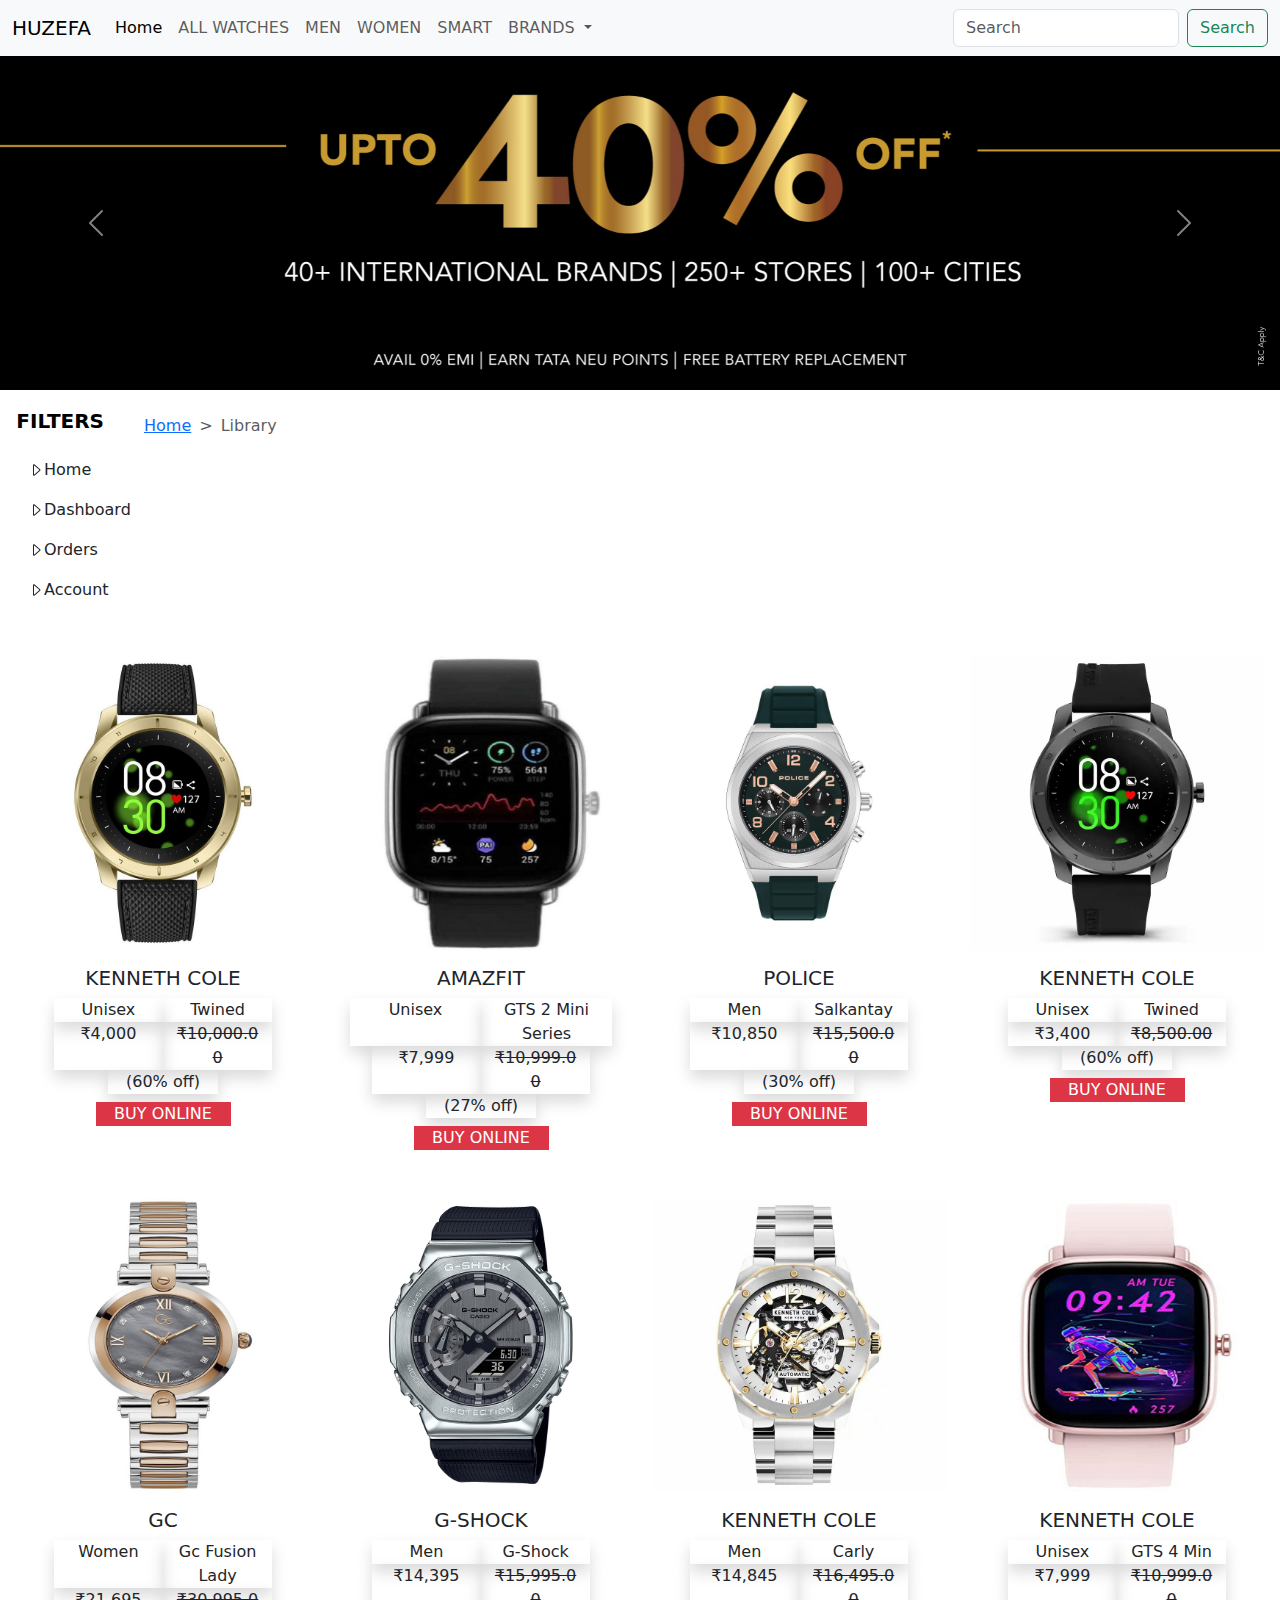
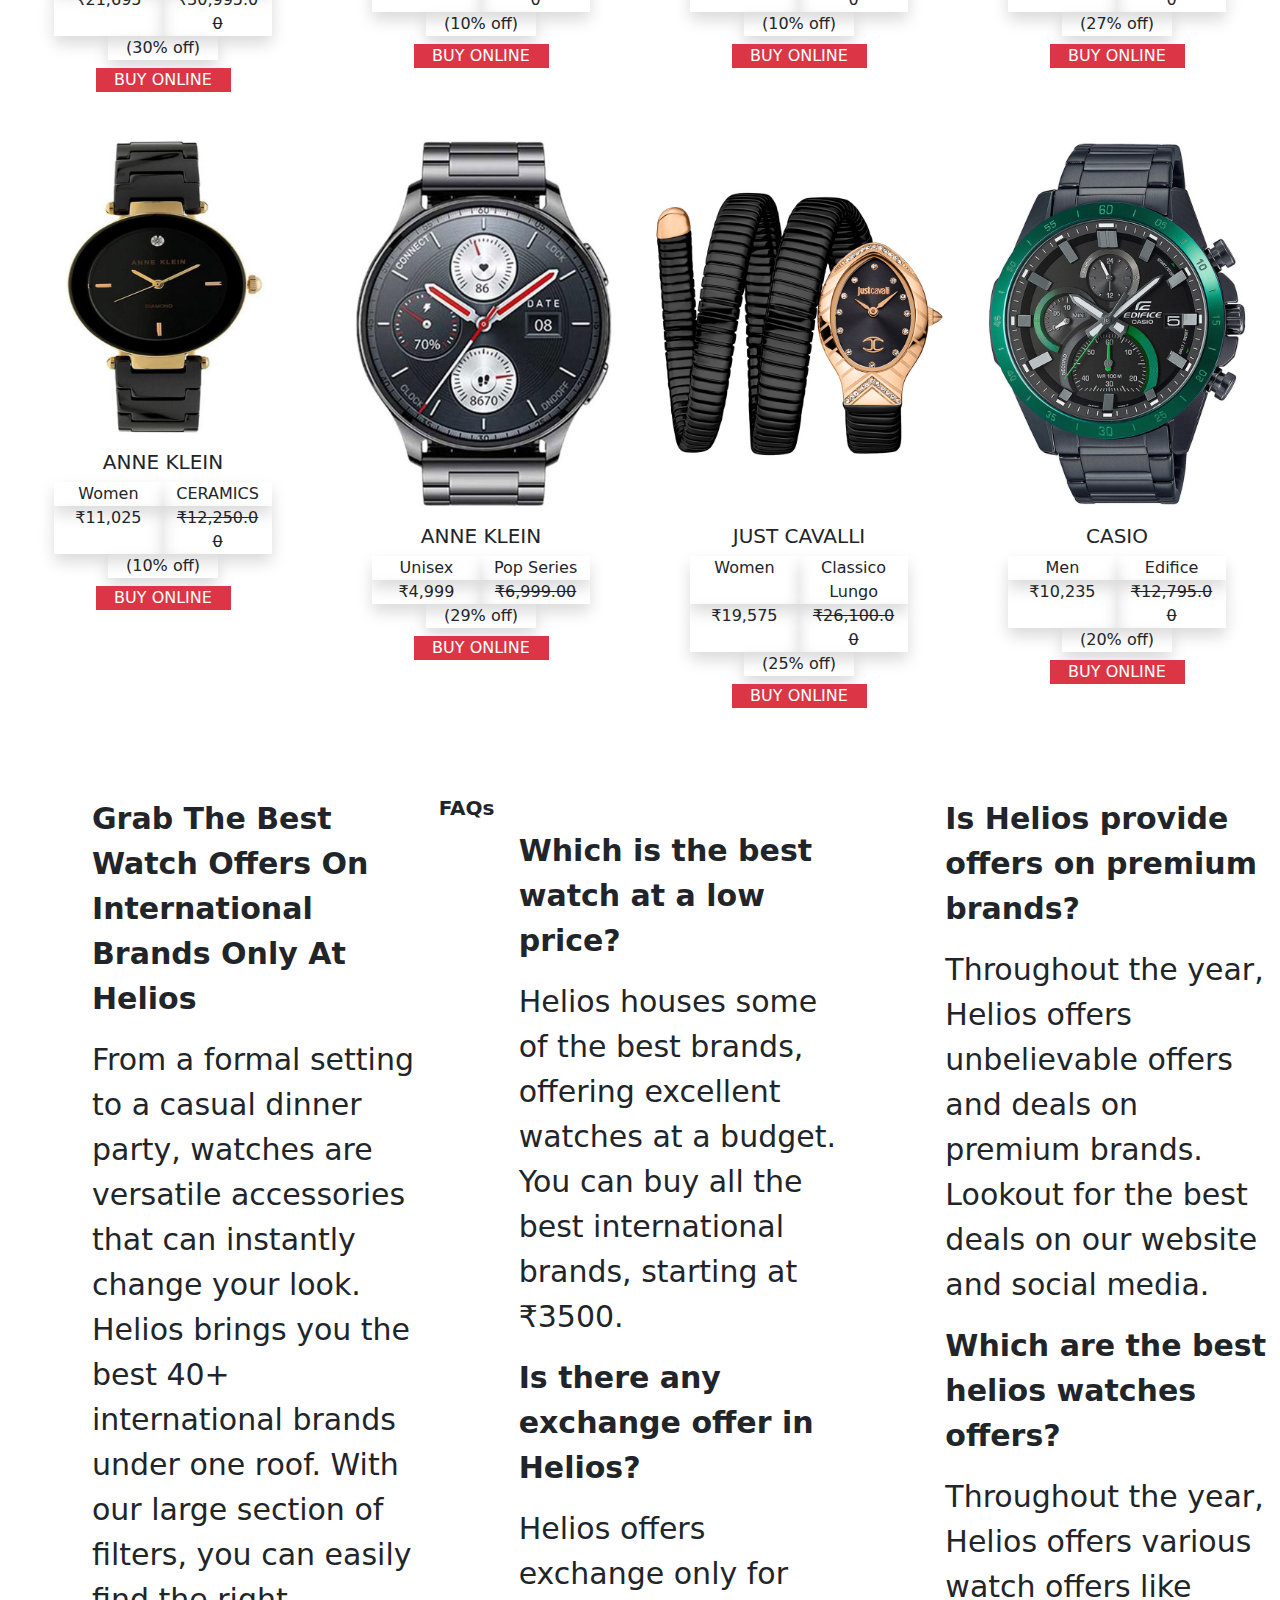
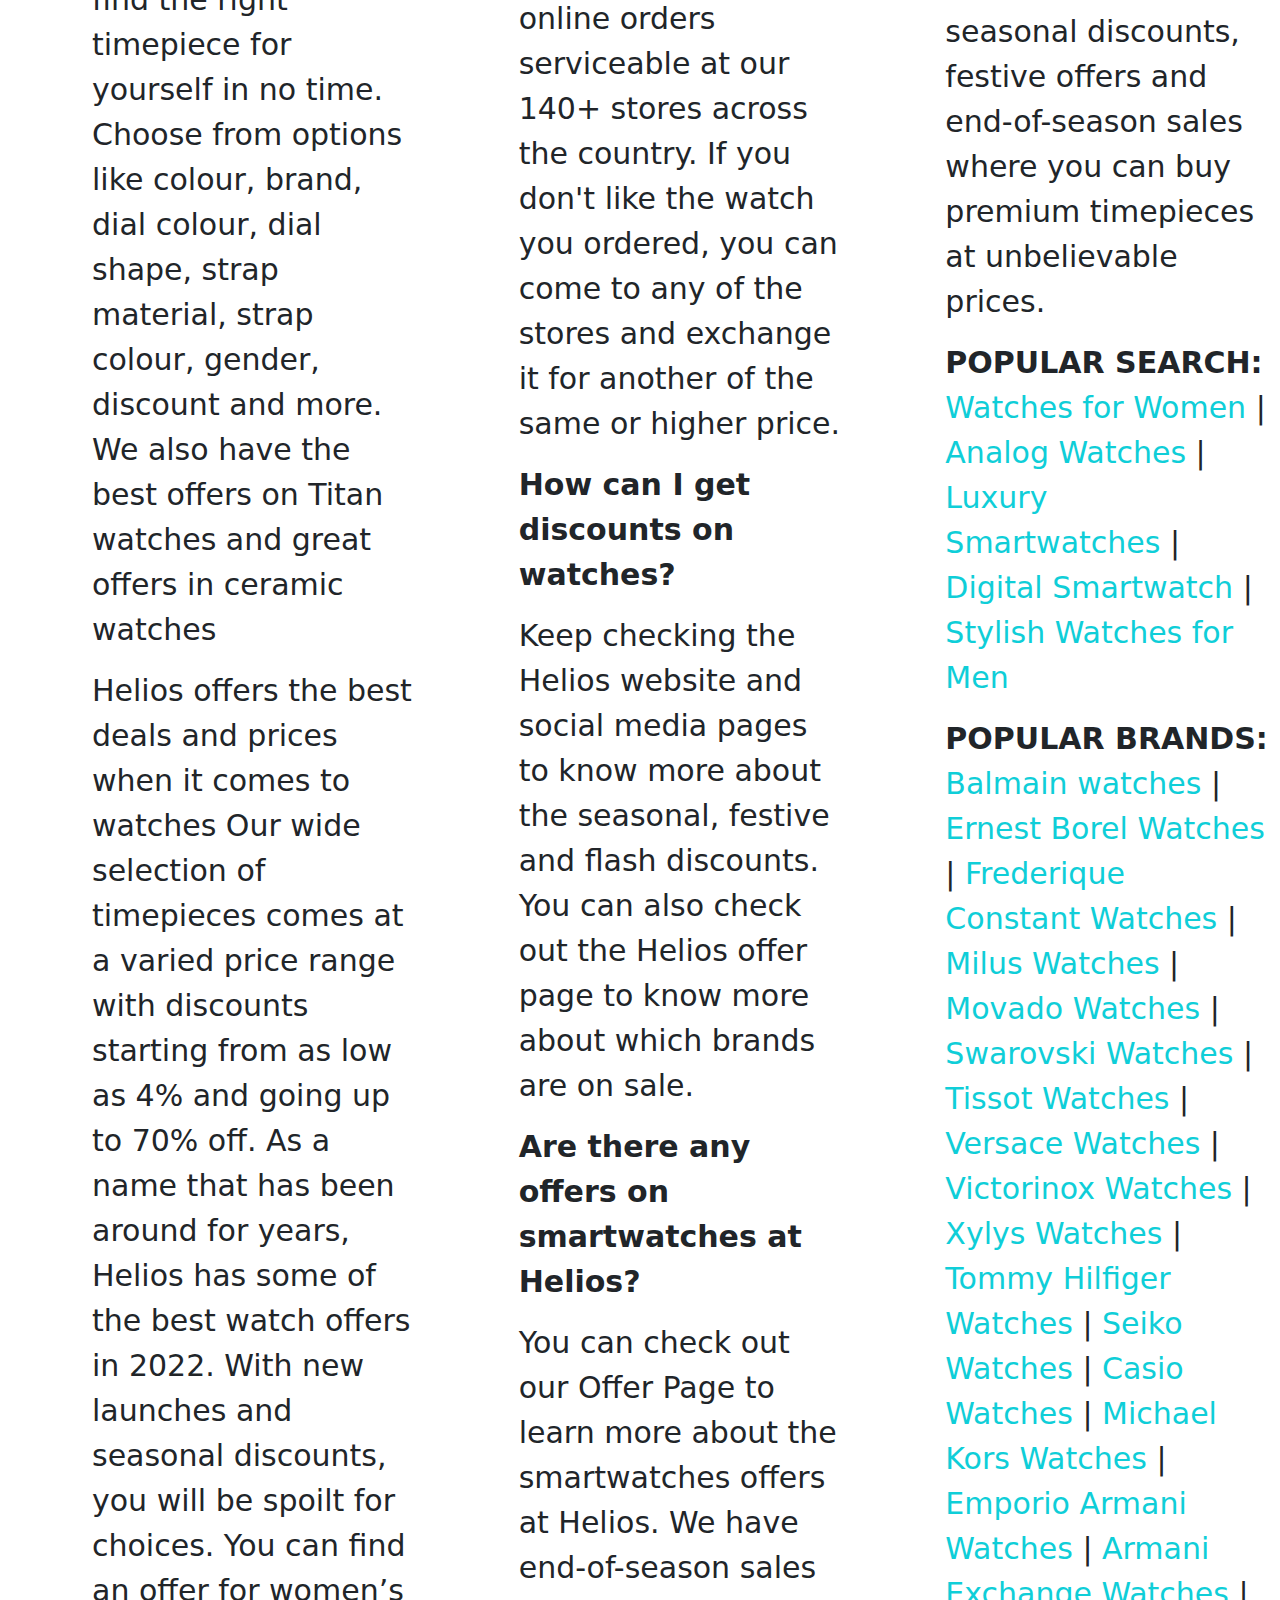
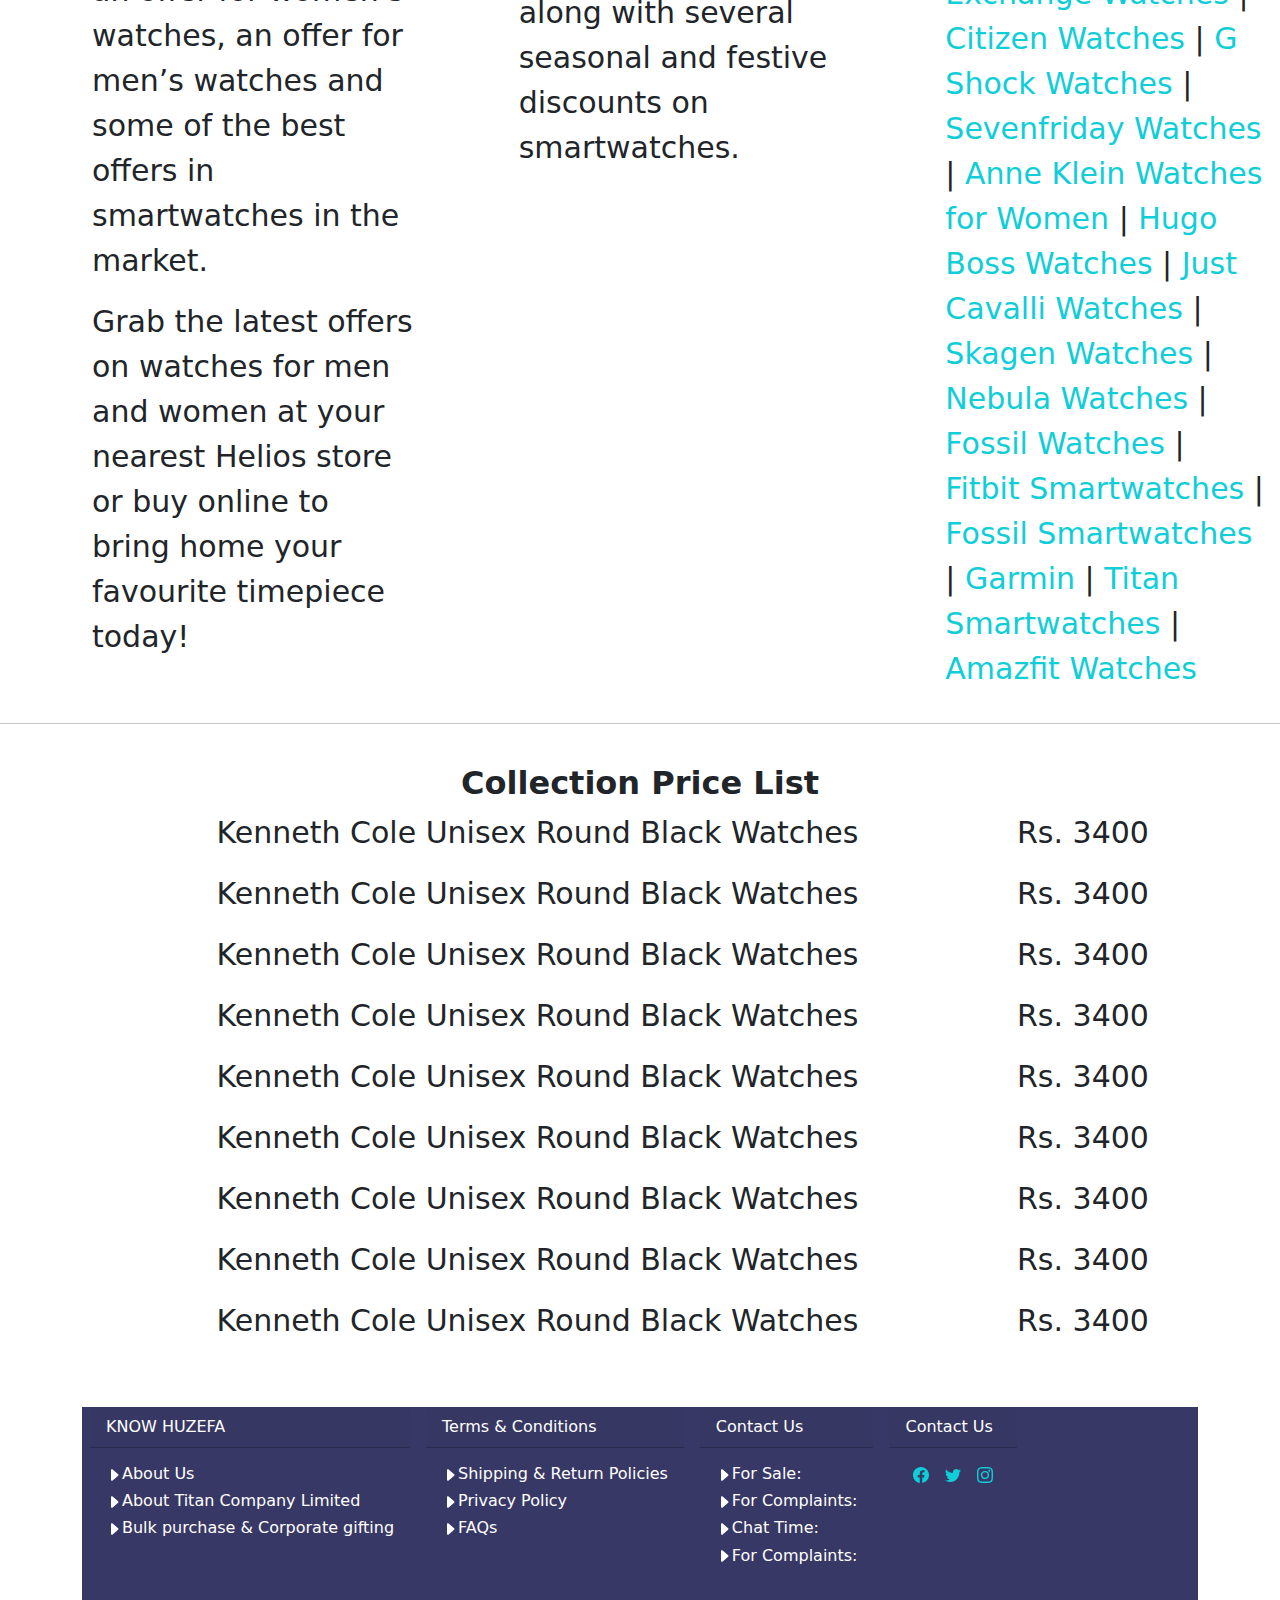
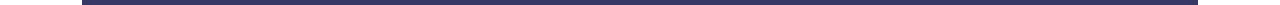
<file: index.html>
<!DOCTYPE html>
<html lang="en">
<head>
  <meta charset="UTF-8">
  <meta name="viewport" content="width=device-width, initial-scale=1.0">
  <link rel="stylesheet" href="style.css">
  <link href="https://cdn.jsdelivr.net/npm/bootstrap@5.3.3/dist/css/bootstrap.min.css" rel="stylesheet" integrity="sha384-QWTKZyjpPEjISv5WaRU9OFeRpok6YctnYmDr5pNlyT2bRjXh0JMhjY6hW+ALEwIH" crossorigin="anonymous">
  <title> Watch Website</title>
</head>
<body>
  <nav class="navbar navbar-expand-lg navbar-light bg-light ">
    <div class="container-fluid ">
      <a class="navbar-brand" href="#">HUZEFA</a>
      <button class="navbar-toggler" type="button" data-bs-toggle="collapse" data-bs-target="#navbarSupportedContent" aria-controls="navbarSupportedContent" aria-expanded="false" aria-label="Toggle navigation">
        <span class="navbar-toggler-icon"></span>
      </button>
      <div class="collapse navbar-collapse  " id="navbarSupportedContent">
        <ul class="navbar-nav me-auto mb-2 mb-lg-0">
          <li class="nav-item">
            <a class="nav-link active" aria-current="page" href="#">Home</a>
          </li>
          <li class="nav-item">
            <a class="nav-link" href="allwatches.html">ALL WATCHES</a>
          </li>
          <li class="nav-item">
            <a class="nav-link" href="#">MEN</a>
          </li>
          <li class="nav-item">
            <a class="nav-link" href="#">WOMEN</a>
          </li>
          <li class="nav-item">
            <a class="nav-link" href="#">SMART</a>
          </li>
          <li class="nav-item dropdown">
            <a class="nav-link dropdown-toggle" href="#" id="navbarDropdown" role="button" data-bs-toggle="dropdown" aria-expanded="false">
              BRANDS
            </a>
            <ul class="dropdown-menu" aria-labelledby="navbarDropdown">
              <li><a class="dropdown-item" href="rolex.html">ROLEX</a></li>
              <li><a class="dropdown-item" href="#">TITAN</a></li>
              
            </ul>
          </li>
          
        </ul>
        <form class="d-flex">
          <input class="form-control me-2" type="search" placeholder="Search" aria-label="Search">
          <button class="btn btn-outline-success" type="submit">Search</button>
        </form>
      </div>
    </div>
  </nav>


  <div id="carouselExampleFade" class="carousel slide carousel-fade">
    <div class="carousel-inner">
      <div class="carousel-item active">
        <img src="Offer-Banner (1).jpg" class="d-block w-100" alt="...">
      </div>
      <div class="carousel-item">
        <img src="mens_collection.jpg" class="d-block w-100" alt="...">
      </div>
      <div class="carousel-item">
        <img src="women_collection.jpg" class="d-block w-100" alt="...">
      </div>
      <div class="carousel-item">
        <img src="offer.jpg" class="d-block w-100" alt="...">
      </div>
    </div>
    <button class="carousel-control-prev" type="button" data-bs-target="#carouselExampleFade" data-bs-slide="prev">
      <span class="carousel-control-prev-icon" aria-hidden="true"></span>
      <span class="visually-hidden">Previous</span>
    </button>
    <button class="carousel-control-next" type="button" data-bs-target="#carouselExampleFade" data-bs-slide="next">
      <span class="carousel-control-next-icon" aria-hidden="true"></span>
      <span class="visually-hidden">Next</span>
    </button>
  </div>

<div class="d-flex flex-row">
  <div class="flex-shrink-0 p-3" style="width: 120px;">
    <a href="/" class="d-flex align-items-center pb-3  link-body-emphasis text-decoration-none ">
      <svg class="bi pe-none " width="30" height="24"><use xlink:href="#bootstrap"></use></svg>
      <span class="fs-5 fw-semibold">FILTERS</span>
    </a>
    <ul class="list-unstyled ps-0">
      <li class="mb-1">
        <button class="btn btn-toggle d-inline-flex align-items-center rounded border-0 collapsed" data-bs-toggle="collapse" data-bs-target="#home-collapse" aria-expanded="false">
          <svg xmlns="http://www.w3.org/2000/svg" width="16" height="16" fill="currentColor" class="bi bi-caret-right" viewBox="0 0 16 16">
            <path d="M6 12.796V3.204L11.481 8zm.659.753 5.48-4.796a1 1 0 0 0 0-1.506L6.66 2.451C6.011 1.885 5 2.345 5 3.204v9.592a1 1 0 0 0 1.659.753"/>
          </svg>
        
          Home
        </button>
        <div class="collapse" id="home-collapse" >
          <ul class="btn-toggle-nav list-unstyled fw-normal pb-1 small">
            <li><a href="#" class="link-body-emphasis d-inline-flex text-decoration-none rounded">Overview</a></li>
            <li><a href="#" class="link-body-emphasis d-inline-flex text-decoration-none rounded">Updates</a></li>
            <li><a href="#" class="link-body-emphasis d-inline-flex text-decoration-none rounded">Reports</a></li>
          </ul>
        </div>
      </li>
      <li class="mb-1">
        <button class="btn btn-toggle d-inline-flex align-items-center rounded border-0 collapsed" data-bs-toggle="collapse" data-bs-target="#dashboard-collapse" aria-expanded="false">
          <svg xmlns="http://www.w3.org/2000/svg" width="16" height="16" fill="currentColor" class="bi bi-caret-right" viewBox="0 0 16 16">
            <path d="M6 12.796V3.204L11.481 8zm.659.753 5.48-4.796a1 1 0 0 0 0-1.506L6.66 2.451C6.011 1.885 5 2.345 5 3.204v9.592a1 1 0 0 0 1.659.753"/>
          </svg>
        

          Dashboard
        </button>
        <div class="collapse" id="dashboard-collapse">
          <ul class="btn-toggle-nav list-unstyled fw-normal pb-1 small">
            <li><a href="#" class="link-body-emphasis d-inline-flex text-decoration-none rounded">Overview</a></li>
            <li><a href="#" class="link-body-emphasis d-inline-flex text-decoration-none rounded">Weekly</a></li>
            <li><a href="#" class="link-body-emphasis d-inline-flex text-decoration-none rounded">Monthly</a></li>
            <li><a href="#" class="link-body-emphasis d-inline-flex text-decoration-none rounded">Annually</a></li>
          </ul>
        </div>
      </li>
      <li class="mb-1">
        <button class="btn btn-toggle d-inline-flex align-items-center rounded border-0 collapsed" data-bs-toggle="collapse" data-bs-target="#orders-collapse" aria-expanded="false">
          <svg xmlns="http://www.w3.org/2000/svg" width="16" height="16" fill="currentColor" class="bi bi-caret-right" viewBox="0 0 16 16">
            <path d="M6 12.796V3.204L11.481 8zm.659.753 5.48-4.796a1 1 0 0 0 0-1.506L6.66 2.451C6.011 1.885 5 2.345 5 3.204v9.592a1 1 0 0 0 1.659.753"/>
          </svg>
        

          Orders
        </button>
        <div class="collapse" id="orders-collapse">
          <ul class="btn-toggle-nav list-unstyled fw-normal pb-1 small">
            <li><a href="#" class="link-body-emphasis d-inline-flex text-decoration-none rounded">New</a></li>
            <li><a href="#" class="link-body-emphasis d-inline-flex text-decoration-none rounded">Processed</a></li>
            <li><a href="#" class="link-body-emphasis d-inline-flex text-decoration-none rounded">Shipped</a></li>
            <li><a href="#" class="link-body-emphasis d-inline-flex text-decoration-none rounded">Returned</a></li>
          </ul>
        </div>
      </li>
      <li class="mb-1">
        <button class="btn btn-toggle d-inline-flex align-items-center rounded border-0 collapsed" data-bs-toggle="collapse" data-bs-target="#account-collapse" aria-expanded="false">
          <svg xmlns="http://www.w3.org/2000/svg" width="16" height="16" fill="currentColor" class="bi bi-caret-right" viewBox="0 0 16 16">
            <path d="M6 12.796V3.204L11.481 8zm.659.753 5.48-4.796a1 1 0 0 0 0-1.506L6.66 2.451C6.011 1.885 5 2.345 5 3.204v9.592a1 1 0 0 0 1.659.753"/>
          </svg>
        

          Account
        </button>
        <div class="collapse" id="account-collapse">
          <ul class="btn-toggle-nav list-unstyled fw-normal pb-1 small">
            <li><a href="#" class="link-body-emphasis d-inline-flex text-decoration-none rounded">New...</a></li>
            <li><a href="#" class="link-body-emphasis d-inline-flex text-decoration-none rounded">Profile</a></li>
            <li><a href="#" class="link-body-emphasis d-inline-flex text-decoration-none rounded">Settings</a></li>
            <li><a href="#" class="link-body-emphasis d-inline-flex text-decoration-none rounded">Sign out</a></li>
          </ul>
        </div>
      </li>
    </ul>

   
  </div>

  <nav style="--bs-breadcrumb-divider: '>';" aria-label="breadcrumb">
    <ol class="breadcrumb fs-6 p-4 mx-0">
      <li class="breadcrumb-item"><a href="#">Home</a></li>
      <li class="breadcrumb-item active" aria-current="page">Library</li> 

    </ol>
  </nav>


  

</div>

<div id="offerpage" class="row row-cols-1 row-cols-md-4 g-4 p-3 ">
  <div class="col">
    <div id="card1" class="card h-100 border-0">
      <a href="kenneth.html"><img src="kenneth.jpg" class="card-img-top" alt="..."></a>
      <div class="card-body">
        <h5 class="card-title text-center">KENNETH COLE</h5>
        <div class="container">
          <div class="row justify-content-center">
            <div class="col-6 col-sm-5 border-3 border-dark text-center shadow ">Unisex</div>
            <div class="col-6 col-sm-5 border-3 border-dark text-center shadow ">Twined</div>
        
            <!-- Force next columns to break to new line -->
            <div class="w-100"></div>
        
            <div class="col-6 col-sm-5 border-3 border-dark text-center shadow ">₹4,000</div>
            <div class="col-6 col-sm-5 border-3 border-dark text-center shadow text-decoration-line-through">₹10,000.00 </div>
            <div class="w-100"></div>
            <div class="col-6 col-sm-5 border-3 border-dark text-center shadow ">(60% off)</div>

          </div>
        </div>
        <div  class="row justify-content-center p-2">
          <div id="button1" class="col-6 bg-danger text-white text-center">
            BUY ONLINE
          </div>
         
        </div>
      </div>
    </div>
  </div>
  <div class="col">
    <div id="card1" class="card h-100 border-0">
      <img src="amazfit.jpg" class="card-img-top" alt="...">
      <div class="card-body">
        <h5 class="card-title text-center">AMAZFIT</h5>
        <div class="container">
          <div class="row justify-content-center">
            <div class="col-6 col-sm-6 border-3 border-dark text-center shadow ">Unisex </div>
            <div class="col-6 col-sm-6 border-3 border-dark text-center shadow ">GTS 2 Mini Series</div>
        
            <!-- Force next columns to break to new line -->
            <div class="w-100"></div>
        
            <div class="col-6 col-sm-5 border-3 border-dark text-center shadow ">₹7,999</div>
            <div class="col-6 col-sm-5 border-3 border-dark text-center shadow text-decoration-line-through">₹10,999.00 </div>
            <div class="w-100"></div>
            <div class="col-6 col-sm-5 border-3 border-dark text-center shadow ">(27% off)</div>

          </div>
        </div>
        <div class="row justify-content-center p-2">
          <div id="button1" class="col-6 bg-danger text-white text-center">
            BUY ONLINE
          </div>
         
        </div>
      </div>
    </div>
  </div>
  <div class="col">
    <div id="card1" class="card h-100 border-0">
      <img src="police.jpg" class="card-img-top" alt="...">
      <div class="card-body">
        <h5 class="card-title text-center">POLICE</h5>
        <div class="container">
          <div class="row justify-content-center">
            <div class="col-6 col-sm-5 border-3 border-dark text-center shadow ">Men  </div>
            <div class="col-6 col-sm-5 border-3 border-dark text-center shadow ">Salkantay</div>
        
            <!-- Force next columns to break to new line -->
            <div class="w-100"></div>
        
            <div class="col-6 col-sm-5 border-3 border-dark text-center shadow ">₹10,850</div>
            <div class="col-6 col-sm-5 border-3 border-dark text-center shadow text-decoration-line-through ">₹15,500.00 </div>
            <div class="w-100"></div>
            <div class="col-6 col-sm-5 border-3 border-dark text-center shadow ">(30% off)</div>

          </div>
        </div>
        <div class="row justify-content-center p-2">
          <div id="button1" class="col-6 bg-danger text-white text-center">
            BUY ONLINE
          </div>
         
        </div>
       
      </div>
    </div>
  </div>
  <div class="col">
    <div id="card1" class="card h-100 border-0">
      <img src="kenneth1.jpg" class="card-img-top" alt="...">
      <div class="card-body">
        <h5 class="card-title text-center">KENNETH COLE</h5>
        <div class="container">
          <div class="row justify-content-center">
            <div class="col-6 col-sm-5 border-3 border-dark text-center shadow ">Unisex   </div>
            <div class="col-6 col-sm-5 border-3 border-dark text-center shadow ">Twined</div>
        
            <!-- Force next columns to break to new line -->
            <div class="w-100"></div>
        
            <div class="col-6 col-sm-5 border-3 border-dark text-center shadow ">₹3,400 </div>
            <div class="col-6 col-sm-5 border-3 border-dark text-center shadow text-decoration-line-through">₹8,500.00 </div>
            <div class="w-100"></div>
            <div class="col-6 col-sm-5 border-3 border-dark text-center shadow ">(60% off)</div>
          </div>
        </div>
        <div class="row justify-content-center p-2">
          <div id="button1" class="col-6 bg-danger text-white text-center">
            BUY ONLINE
          </div>
         
        </div>
      </div>
    </div>
  </div>

  <div class="col">
    <div id="card1" class="card h-100 border-0">
      <img src="gc.jpg" class="card-img-top" alt="...">
      <div class="card-body">
        <h5 class="card-title text-center">GC</h5>
        <div class="container">
          <div class="row justify-content-center">
            <div class="col-6 col-sm-5 border-3 border-dark text-center shadow ">Women    </div>
            <div class="col-6 col-sm-5 border-3 border-dark text-center shadow ">Gc Fusion Lady</div>
        
            <!-- Force next columns to break to new line -->
            <div class="w-100"></div>
        
            <div class="col-6 col-sm-5 border-3 border-dark text-center shadow ">₹21,695 </div>
            <div class="col-6 col-sm-5 border-3 border-dark text-center shadow text-decoration-line-through">₹30,995.00 </div>
            <div class="w-100"></div>
            <div class="col-6 col-sm-5 border-3 border-dark text-center shadow ">(30% off)</div>
          </div>
        </div>
        <div class="row justify-content-center p-2">
          <div id="button1" class="col-6 bg-danger text-white text-center">
            BUY ONLINE
          </div>
         
        </div>
      </div>
    </div>
  </div>

  <div class="col">
    <div id="card1" class="card h-100 border-0">
      <img src="gshock.jpg" class="card-img-top" alt="...">
      <div class="card-body">
        <h5 class="card-title text-center">G-SHOCK</h5>
        <div class="container">
          <div class="row justify-content-center">
            <div class="col-6 col-sm-5 border-3 border-dark text-center shadow ">Men    </div>
            <div class="col-6 col-sm-5 border-3 border-dark text-center shadow ">G-Shock</div>
        
            <!-- Force next columns to break to new line -->
            <div class="w-100"></div>
        
            <div class="col-6 col-sm-5 border-3 border-dark text-center shadow ">₹14,395 </div>
            <div class="col-6 col-sm-5 border-3 border-dark text-center shadow text-decoration-line-through">₹15,995.00 </div>
            <div class="w-100"></div>
            <div class="col-6 col-sm-5 border-3 border-dark text-center shadow ">(10% off)</div>
          </div>
        </div>
        <div class="row justify-content-center p-2">
          <div id="button1" class="col-6 bg-danger text-white text-center">
            BUY ONLINE
          </div>
         
        </div>
      </div>
    </div>
  </div>

  <div class="col">
    <div id="card1" class="card h-100 border-0">
      <img src="kennethcole2.jpg" class="card-img-top" alt="...">
      <div class="card-body">
        <h5 class="card-title text-center">KENNETH COLE</h5>
        <div class="container">
          <div class="row justify-content-center">
            <div class="col-6 col-sm-5 border-3 border-dark text-center shadow ">Men    </div>
            <div class="col-6 col-sm-5 border-3 border-dark text-center shadow ">Carly</div>
        
            <!-- Force next columns to break to new line -->
            <div class="w-100"></div>
        
            <div class="col-6 col-sm-5 border-3 border-dark text-center shadow ">₹14,845 </div>
            <div class="col-6 col-sm-5 border-3 border-dark text-center shadow text-decoration-line-through">₹16,495.00 </div>
            <div class="w-100"></div>
            <div class="col-6 col-sm-5 border-3 border-dark text-center shadow ">(10% off)</div>
          </div>
        </div>
        <div class="row justify-content-center p-2">
          <div id="button1" class="col-6 bg-danger text-white text-center">
            BUY ONLINE
          </div>
         
        </div>
      </div>
    </div>
  </div>

  <div class="col">
    <div id="card1" class="card h-100 border-0  " >
      <img src="amazfit2.jpg" class="card-img-top" alt="...">
      <div class="card-body">
        <h5 class="card-title text-center">KENNETH COLE</h5>
        <div class="container">
          <div class="row justify-content-center">
            <div class="col-6 col-sm-5 border-3 border-dark text-center shadow ">Unisex     </div>
            <div class="col-6 col-sm-5 border-3 border-dark text-center shadow ">GTS 4 Min</div>
        
            <!-- Force next columns to break to new line -->
            <div class="w-100"></div>
        
            <div class="col-6 col-sm-5 border-3 border-dark text-center shadow ">₹7,999 </div>
            <div class="col-6 col-sm-5 border-3 border-dark text-center shadow text-decoration-line-through">₹10,999.00 </div>
            <div class="w-100"></div>
            <div class="col-6 col-sm-5 border-3 border-dark text-center shadow ">(27% off)</div>
          </div>
        </div>
        <div class="row justify-content-center p-2">
          <div id="button1" class="col-6 bg-danger text-white text-center">
            BUY ONLINE
          </div>
         
        </div>
      </div>
    </div>
  </div>

  <div class="col">
    <div id="card1" class="card h-100 border-0  " >
      <img src="anneklein.jpg" class="card-img-top" alt="...">
      <div class="card-body">
        <h5 class="card-title text-center">ANNE KLEIN</h5>
        <div class="container">
          <div class="row justify-content-center">
            <div class="col-6 col-sm-5 border-3 border-dark text-center shadow ">Women     </div>
            <div class="col-6 col-sm-5 border-3 border-dark text-center shadow ">CERAMICS</div>
        
            <!-- Force next columns to break to new line -->
            <div class="w-100"></div>
        
            <div class="col-6 col-sm-5 border-3 border-dark text-center shadow ">₹11,025 </div>
            <div class="col-6 col-sm-5 border-3 border-dark text-center shadow text-decoration-line-through">₹12,250.00</div>
            <div class="w-100"></div>
            <div class="col-6 col-sm-5 border-3 border-dark text-center shadow ">(10% off)</div>
          </div>
        </div>
        <div class="row justify-content-center p-2">
          <div id="button1" class="col-6 bg-danger text-white text-center">
            BUY ONLINE
          </div>
         
        </div>
      </div>
    </div>
  </div>

  <div class="col">
    <div id="card1" class="card h-100 border-0  " >
      <img src="amazfit3.jpg" class="card-img-top" alt="...">
      <div class="card-body">
        <h5 class="card-title text-center">ANNE KLEIN</h5>
        <div class="container">
          <div class="row justify-content-center">
            <div class="col-6 col-sm-5 border-3 border-dark text-center shadow ">Unisex     </div>
            <div class="col-6 col-sm-5 border-3 border-dark text-center shadow ">Pop Series</div>
        
            <!-- Force next columns to break to new line -->
            <div class="w-100"></div>
        
            <div class="col-6 col-sm-5 border-3 border-dark text-center shadow ">₹4,999 </div>
            <div class="col-6 col-sm-5 border-3 border-dark text-center shadow text-decoration-line-through">₹6,999.00</div>
            <div class="w-100"></div>
            <div class="col-6 col-sm-5 border-3 border-dark text-center shadow ">(29% off)</div>
          </div>
        </div>
        <div class="row justify-content-center p-2">
          <div id="button1" class="col-6 bg-danger text-white text-center">
            BUY ONLINE
          </div>
         
        </div>
      </div>
    </div>
  </div>

  <div class="col">
    <div id="card1" class="card h-100 border-0  " >
      <img src="justcavalli.jpg" class="card-img-top" alt="...">
      <div class="card-body">
        <h5 class="card-title text-center">JUST CAVALLI</h5>
        <div class="container">
          <div class="row justify-content-center">
            <div class="col-6 col-sm-5 border-3 border-dark text-center shadow ">Women     </div>
            <div class="col-6 col-sm-5 border-3 border-dark text-center shadow ">Classico Lungo</div>
        
            <!-- Force next columns to break to new line -->
            <div class="w-100"></div>
        
            <div class="col-6 col-sm-5 border-3 border-dark text-center shadow ">₹19,575 </div>
            <div class="col-6 col-sm-5 border-3 border-dark text-center shadow text-decoration-line-through">₹26,100.00 </div>
            <div class="w-100"></div>
            <div class="col-6 col-sm-5 border-3 border-dark text-center shadow ">(25% off)</div>
          </div>
        </div>
        <div class="row justify-content-center p-2">
          <div id="button1" class="col-6 bg-danger text-white text-center">
            BUY ONLINE
          </div>
         
        </div>
      </div>
    </div>
  </div>

  <div class="col">
    <div id="card1" class="card h-100 border-0  " >
      <img src="casio.jpg" class="card-img-top" alt="...">
      <div class="card-body">
        <h5 class="card-title text-center">CASIO</h5>
        <div class="container">
          <div class="row justify-content-center">
            <div class="col-6 col-sm-5 border-3 border-dark text-center shadow ">Men     </div>
            <div class="col-6 col-sm-5 border-3 border-dark text-center shadow ">Edifice</div>
        
            <!-- Force next columns to break to new line -->
            <div class="w-100"></div>
        
            <div class="col-6 col-sm-5 border-3 border-dark text-center shadow ">₹10,235 </div>
            <div class="col-6 col-sm-5 border-3 border-dark text-center shadow text-decoration-line-through">₹12,795.00 </div>
            <div class="w-100"></div>
            <div class="col-6 col-sm-5 border-3 border-dark text-center shadow ">(20% off)</div>
          </div>
        </div>
        <div class="row justify-content-center p-2">
          <div id="button1" class="col-6 bg-danger text-white text-center">
            BUY ONLINE
          </div>
         
        </div>
      </div>
    </div>
  </div>

</div>

<br><br>



<div id="contain2" class="contain">
<div class="container">
  <div class="row">
    <div class="col">
      <p><b>Grab The Best Watch Offers On International Brands Only At Helios</b></p>
      <p>From a formal setting to a casual dinner party, watches are versatile accessories that can instantly change your look. Helios brings you the best 40+ international brands under one roof. With our large section of filters, you can easily find the right timepiece for yourself in no time. Choose from options like colour, brand, dial colour, dial shape, strap material, strap colour, gender, 
        discount and more. We also have the best offers on Titan watches and great offers in ceramic watches</p>

        <p>Helios offers the best deals and prices when it comes to watches Our wide selection of timepieces comes at a varied price range with discounts starting from as low as 4% and going up to 70% off. As a name that has been around for years, Helios has some of the best watch offers in 2022. 
          With new launches and seasonal discounts, you will be spoilt for choices. 
          You can find an offer for women’s watches, an offer for men’s watches and some of the best offers in smartwatches in the market.</p>
          <p>Grab the latest offers on watches for men and women at your nearest Helios store or buy online to bring home your favourite timepiece today!

          </p>
        </div>

    </div>
</div>

<div  class="container">
  <div class="row">

    <div class="col">
     <h5> <b>FAQs</b></h5>

      <p><b>Which is the best watch at a low price?</b></p>
      <p>Helios houses some of the best brands, offering excellent watches at a budget. You can buy all the best international brands, starting at ₹3500.</p>
      <p><b>Is there any exchange offer in Helios?</b></p>
      <p>Helios offers exchange only for online orders serviceable at our 140+ stores across the country. If you don't like the watch you ordered, you can come to any of the stores and exchange it for another of the same or higher price.</p>
      <p><b>How can I get discounts on watches?</b></p>
      <p>Keep checking the Helios website and social media pages to know more about the seasonal, festive and flash discounts. You can also check out the Helios offer page to know more about which brands are on sale.</p>
      <p><b>Are there any offers on smartwatches at Helios?</b></p>
      <p>You can check out our Offer Page to learn more about the smartwatches offers at Helios. We have end-of-season sales along with several seasonal and festive discounts on smartwatches.</p>
    </div>
  </div>
  </div>
  <div class="container">
    <div class="row">
  

    <div  class="col">
      <p><b>Is Helios provide offers on premium brands?</b></p>
      <p>Throughout the year, Helios offers unbelievable offers and deals on premium brands. Lookout for the best deals on our website and social media.</p>
      <p><b>Which are the best helios watches offers?</b></p>
      <p>Throughout the year, Helios offers various watch offers like seasonal discounts, festive offers and end-of-season sales where you can buy premium timepieces at unbelievable prices.</p>
      <p><b>POPULAR SEARCH:</b> <font id="col1"> Watches for Women</font> | <font id="col1">Analog Watches</font> | <font id="col1">Luxury Smartwatches</font> | <font id="col1">Digital Smartwatch</font> | <font id="col1">Stylish Watches for Men</font></p>
      <p><b>POPULAR BRANDS:</b> <font id="col1">Balmain watches</font> | <font id="col1">Ernest Borel Watches</font> | <font id="col1">Frederique Constant Watches</font> | <font id="col1">Milus Watches</font> | <font id="col1">Movado Watches</font> | <font id="col1">Swarovski Watches</font> | <font id="col1">Tissot Watches</font> | <font id="col1">Versace Watches</font> | <font id="col1">Victorinox Watches</font> |<font id="col1"> Xylys Watches</font> |<font id="col1"> Tommy Hilfiger Watches</font> | <font id="col1">Seiko Watches</font> |
        <font id="col1">Casio Watches</font> | <font id="col1">Michael Kors Watches</font> | <font id="col1">Emporio Armani Watches</font> | <font id="col1">Armani Exchange Watches</font> |<font id="col1"> Citizen Watches </font>|<font id="col1"> G Shock Watches</font> | <font id="col1">Sevenfriday Watches</font> |<font id="col1"> Anne Klein Watches for Women</font> | <font id="col1">Hugo Boss Watches</font> | <font id="col1">Just Cavalli Watches</font> | 
        <font id="col1">Skagen Watches</font> |<font id="col1"> Nebula Watches</font> | <font id="col1">Fossil Watches</font> |<font id="col1"> Fitbit Smartwatches</font> |
        <font id="col1"> Fossil Smartwatches</font> |  <font id="col1">Garmin</font> | <font id="col1">Titan Smartwatches</font> | <font id="col1">Amazfit Watches</font></p>
    </div>
  </div>
  </div>
</div>
<hr>



  <br>
  <div class="container">
    <div class="row justify-content-evenly">
      <h1 id="bottomhead">Collection Price List</h1>
      <div id=bottomhead1 class="col-9">
        <p>Kenneth Cole Unisex Round Black Watches</p>
        <p>Kenneth Cole Unisex Round Black Watches</p>
        <p>Kenneth Cole Unisex Round Black Watches</p>
        <p>Kenneth Cole Unisex Round Black Watches</p>
        <p>Kenneth Cole Unisex Round Black Watches</p>
        <p>Kenneth Cole Unisex Round Black Watches</p>
        <p>Kenneth Cole Unisex Round Black Watches</p>
        <p>Kenneth Cole Unisex Round Black Watches</p>
        <p>Kenneth Cole Unisex Round Black Watches</p>


      </div>
      <div class="col-3 "id=bottomhead2>
        <p>Rs. 3400</p>
        <p>Rs. 3400</p>
        <p>Rs. 3400</p>
        <p>Rs. 3400</p>
        <p>Rs. 3400</p>
        <p>Rs. 3400</p>
        <p>Rs. 3400</p>
        <p>Rs. 3400</p>
        <p>Rs. 3400</p>

      </div>
    </div>

  <br><br>

  <div class="cards3">

  <div id="card2" class="card border-0 mb-3 mx-2" style="max-width: 28rem;">
    <div class="card-header">KNOW HUZEFA</div>
    <div class="card-body ">
      <h6 class="card-title"><svg xmlns="http://www.w3.org/2000/svg" width="16" height="16" fill="currentColor" class="bi bi-caret-right-fill" viewBox="0 0 16 16">
        <path d="m12.14 8.753-5.482 4.796c-.646.566-1.658.106-1.658-.753V3.204a1 1 0 0 1 1.659-.753l5.48 4.796a1 1 0 0 1 0 1.506z"/>
      </svg>About Us</h6>
      <h6 class="card-title"><svg xmlns="http://www.w3.org/2000/svg" width="16" height="16" fill="currentColor" class="bi bi-caret-right-fill" viewBox="0 0 16 16">
        <path d="m12.14 8.753-5.482 4.796c-.646.566-1.658.106-1.658-.753V3.204a1 1 0 0 1 1.659-.753l5.48 4.796a1 1 0 0 1 0 1.506z"/>
      </svg>About Titan Company Limited</h6>
      <h6 class="card-title"><svg xmlns="http://www.w3.org/2000/svg" width="16" height="16" fill="currentColor" class="bi bi-caret-right-fill" viewBox="0 0 16 16">
        <path d="m12.14 8.753-5.482 4.796c-.646.566-1.658.106-1.658-.753V3.204a1 1 0 0 1 1.659-.753l5.48 4.796a1 1 0 0 1 0 1.506z"/>
      </svg>Bulk purchase & Corporate gifting</h6>


    </div>

    
  </div>

  <div id="card2" class="card border-0 mb-3 mx-2" style="max-width: 28rem;">
    <div class="card-header">Terms & Conditions</div>
    <div  class="card-body">
      <h6 class="card-title"><svg xmlns="http://www.w3.org/2000/svg" width="16" height="16" fill="currentColor" class="bi bi-caret-right-fill" viewBox="0 0 16 16">
        <path d="m12.14 8.753-5.482 4.796c-.646.566-1.658.106-1.658-.753V3.204a1 1 0 0 1 1.659-.753l5.48 4.796a1 1 0 0 1 0 1.506z"/>
      </svg>Shipping & Return Policies</h6>
      <h6 class="card-title"><svg xmlns="http://www.w3.org/2000/svg" width="16" height="16" fill="currentColor" class="bi bi-caret-right-fill" viewBox="0 0 16 16">
        <path d="m12.14 8.753-5.482 4.796c-.646.566-1.658.106-1.658-.753V3.204a1 1 0 0 1 1.659-.753l5.48 4.796a1 1 0 0 1 0 1.506z"/>
      </svg>Privacy Policy</h6>
      <h6 class="card-title"><svg xmlns="http://www.w3.org/2000/svg" width="16" height="16" fill="currentColor" class="bi bi-caret-right-fill" viewBox="0 0 16 16">
        <path d="m12.14 8.753-5.482 4.796c-.646.566-1.658.106-1.658-.753V3.204a1 1 0 0 1 1.659-.753l5.48 4.796a1 1 0 0 1 0 1.506z"/>
      </svg>FAQs</h6>


    </div>

    
  </div>

  <div id="card2" class="card border-0 mb-3 mx-2" style="max-width: 28rem;">
    <div class="card-header">Contact Us</div>
    <div  class="card-body">
      <h6 class="card-title"><svg xmlns="http://www.w3.org/2000/svg" width="16" height="16" fill="currentColor" class="bi bi-caret-right-fill" viewBox="0 0 16 16">
        <path d="m12.14 8.753-5.482 4.796c-.646.566-1.658.106-1.658-.753V3.204a1 1 0 0 1 1.659-.753l5.48 4.796a1 1 0 0 1 0 1.506z"/>
      </svg>For Sale:</h6>
      <h6 class="card-title"><svg xmlns="http://www.w3.org/2000/svg" width="16" height="16" fill="currentColor"  class="bi bi-caret-right-fill " viewBox="0 0 16 16">
        <path d="m12.14 8.753-5.482 4.796c-.646.566-1.658.106-1.658-.753V3.204a1 1 0 0 1 1.659-.753l5.48 4.796a1 1 0 0 1 0 1.506z"/>
      </svg>For Complaints:</h6>
      <h6 class="card-title"><svg xmlns="http://www.w3.org/2000/svg" width="16" height="16" fill="currentColor" class="bi bi-caret-right-fill" viewBox="0 0 16 16">
        <path d="m12.14 8.753-5.482 4.796c-.646.566-1.658.106-1.658-.753V3.204a1 1 0 0 1 1.659-.753l5.48 4.796a1 1 0 0 1 0 1.506z"/>
      </svg>Chat Time:</h6>
      <h6 class="card-title"><svg xmlns="http://www.w3.org/2000/svg" width="16" height="16" fill="currentColor" class="bi bi-caret-right-fill" viewBox="0 0 16 16">
        <path d="m12.14 8.753-5.482 4.796c-.646.566-1.658.106-1.658-.753V3.204a1 1 0 0 1 1.659-.753l5.48 4.796a1 1 0 0 1 0 1.506z"/>
      </svg>For Complaints: </h6>


    </div>

    
  </div>



  <div id="card2" class="card border-0 mb-3 mx-2" style="max-width: 28rem;">
    <div class="card-header">Contact Us</div>
    <div  class="card-body d-flex">
      <h6 class="card-title  px-2"><svg xmlns="http://www.w3.org/2000/svg" width="16" height="16" fill="currentColor" id="caret1" class="bi bi-facebook" viewBox="0 0 16 16">
        <path d="M16 8.049c0-4.446-3.582-8.05-8-8.05C3.58 0-.002 3.603-.002 8.05c0 4.017 2.926 7.347 6.75 7.951v-5.625h-2.03V8.05H6.75V6.275c0-2.017 1.195-3.131 3.022-3.131.876 0 1.791.157 1.791.157v1.98h-1.009c-.993 0-1.303.621-1.303 1.258v1.51h2.218l-.354 2.326H9.25V16c3.824-.604 6.75-3.934 6.75-7.951"/>
      </svg></h6>
      <h6 class="card-title  px-2"><svg xmlns="http://www.w3.org/2000/svg" width="16" height="16" fill="currentColor" id="caret1" class="bi bi-twitter" viewBox="0 0 16 16">
        <path d="M5.026 15c6.038 0 9.341-5.003 9.341-9.334q.002-.211-.006-.422A6.7 6.7 0 0 0 16 3.542a6.7 6.7 0 0 1-1.889.518 3.3 3.3 0 0 0 1.447-1.817 6.5 6.5 0 0 1-2.087.793A3.286 3.286 0 0 0 7.875 6.03a9.32 9.32 0 0 1-6.767-3.429 3.29 3.29 0 0 0 1.018 4.382A3.3 3.3 0 0 1 .64 6.575v.045a3.29 3.29 0 0 0 2.632 3.218 3.2 3.2 0 0 1-.865.115 3 3 0 0 1-.614-.057 3.28 3.28 0 0 0 3.067 2.277A6.6 6.6 0 0 1 .78 13.58a6 6 0 0 1-.78-.045A9.34 9.34 0 0 0 5.026 15"/>
      </svg></h6>
      <h6 class="card-title  px-2"><svg xmlns="http://www.w3.org/2000/svg" width="16" height="16" fill="currentColor" id="caret1"      class="bi bi-instagram" viewBox="0 0 16 16">
        <path d="M8 0C5.829 0 5.556.01 4.703.048 3.85.088 3.269.222 2.76.42a3.9 3.9 0 0 0-1.417.923A3.9 3.9 0 0 0 .42 2.76C.222 3.268.087 3.85.048 4.7.01 5.555 0 5.827 0 8.001c0 2.172.01 2.444.048 3.297.04.852.174 1.433.372 1.942.205.526.478.972.923 1.417.444.445.89.719 1.416.923.51.198 1.09.333 1.942.372C5.555 15.99 5.827 16 8 16s2.444-.01 3.298-.048c.851-.04 1.434-.174 1.943-.372a3.9 3.9 0 0 0 1.416-.923c.445-.445.718-.891.923-1.417.197-.509.332-1.09.372-1.942C15.99 10.445 16 10.173 16 8s-.01-2.445-.048-3.299c-.04-.851-.175-1.433-.372-1.941a3.9 3.9 0 0 0-.923-1.417A3.9 3.9 0 0 0 13.24.42c-.51-.198-1.092-.333-1.943-.372C10.443.01 10.172 0 7.998 0zm-.717 1.442h.718c2.136 0 2.389.007 3.232.046.78.035 1.204.166 1.486.275.373.145.64.319.92.599s.453.546.598.92c.11.281.24.705.275 1.485.039.843.047 1.096.047 3.231s-.008 2.389-.047 3.232c-.035.78-.166 1.203-.275 1.485a2.5 2.5 0 0 1-.599.919c-.28.28-.546.453-.92.598-.28.11-.704.24-1.485.276-.843.038-1.096.047-3.232.047s-2.39-.009-3.233-.047c-.78-.036-1.203-.166-1.485-.276a2.5 2.5 0 0 1-.92-.598 2.5 2.5 0 0 1-.6-.92c-.109-.281-.24-.705-.275-1.485-.038-.843-.046-1.096-.046-3.233s.008-2.388.046-3.231c.036-.78.166-1.204.276-1.486.145-.373.319-.64.599-.92s.546-.453.92-.598c.282-.11.705-.24 1.485-.276.738-.034 1.024-.044 2.515-.045zm4.988 1.328a.96.96 0 1 0 0 1.92.96.96 0 0 0 0-1.92m-4.27 1.122a4.109 4.109 0 1 0 0 8.217 4.109 4.109 0 0 0 0-8.217m0 1.441a2.667 2.667 0 1 1 0 5.334 2.667 2.667 0 0 1 0-5.334"/>
      </svg></h6>
      


    </div>

    
  </div>  
</div>
  <script src="https://cdn.jsdelivr.net/npm/bootstrap@5.3.3/dist/js/bootstrap.bundle.min.js" integrity="sha384-YvpcrYf0tY3lHB60NNkmXc5s9fDVZLESaAA55NDzOxhy9GkcIdslK1eN7N6jIeHz" crossorigin="anonymous"></script>
</body>
</html>
</file>
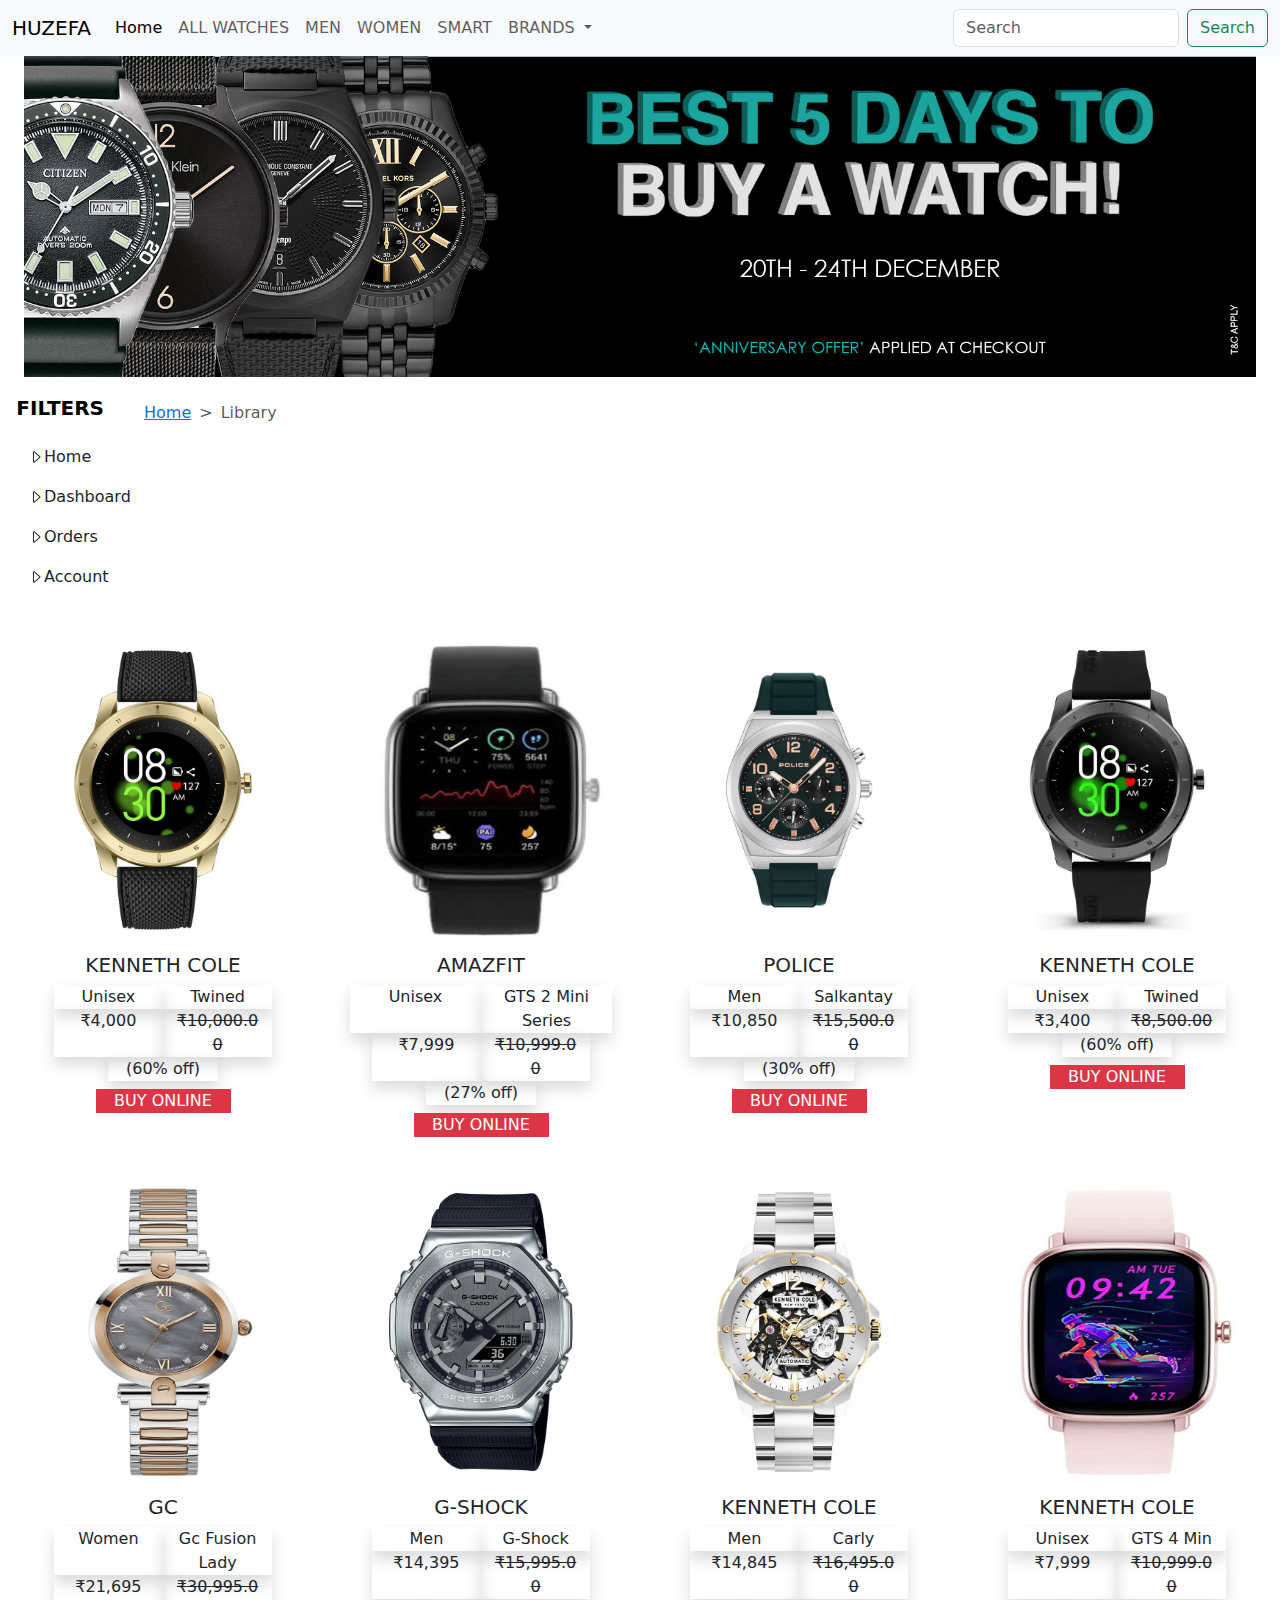
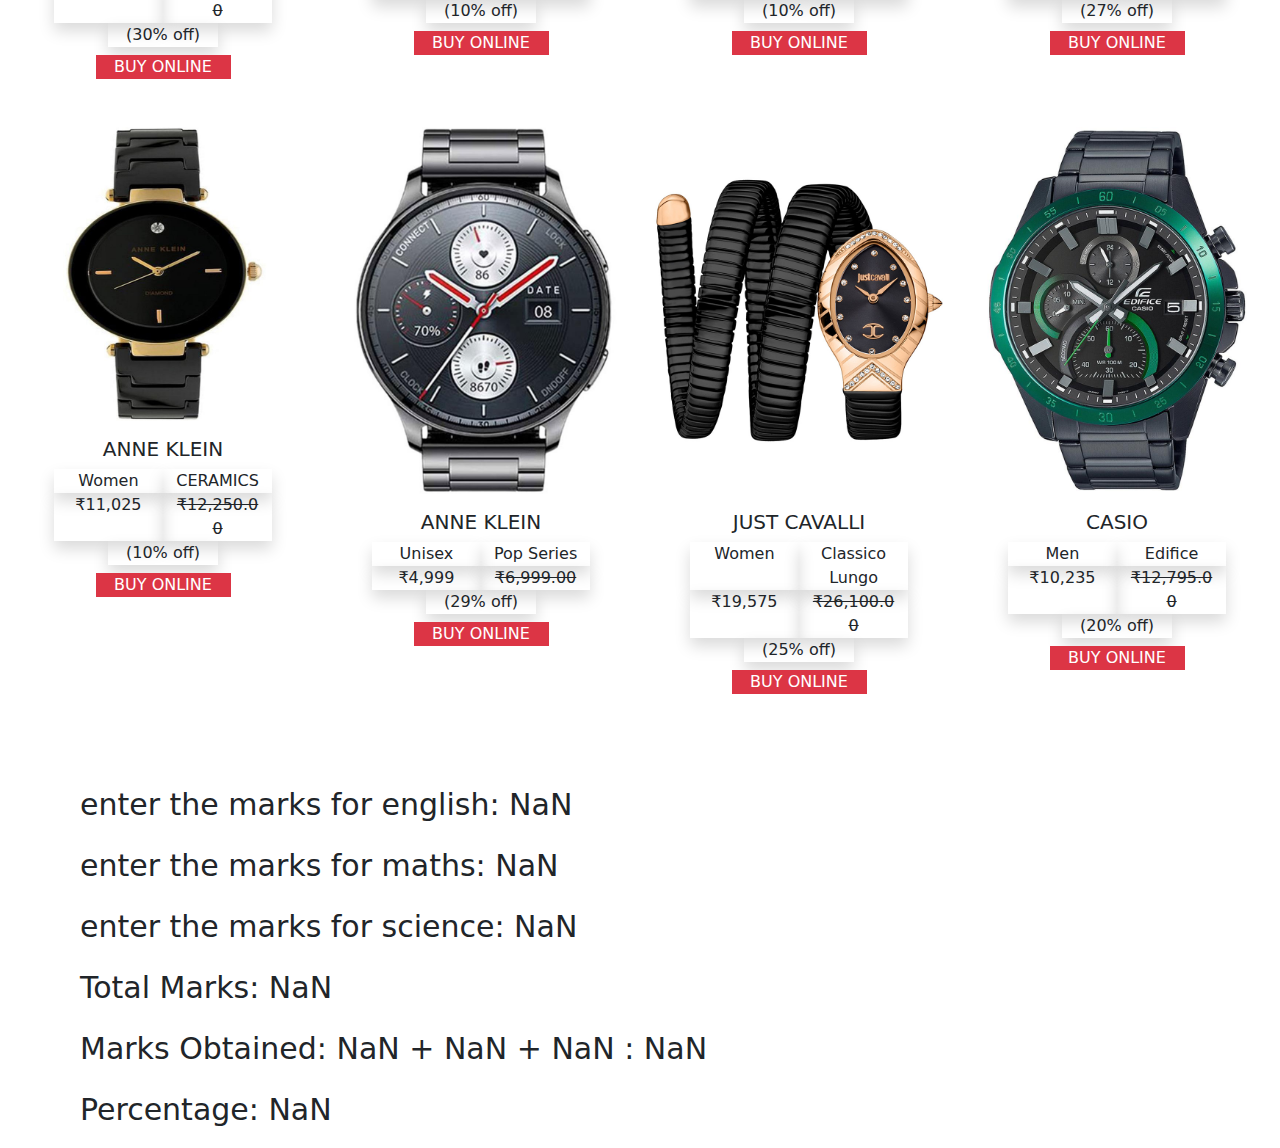
<file: allwatches.html>
<!DOCTYPE html>
<html lang="en">
<head>
    <meta charset="UTF-8">
    <meta name="viewport" content="width=device-width, initial-scale=1.0">
    <link rel="stylesheet" href="style.css">
    <link href="https://cdn.jsdelivr.net/npm/bootstrap@5.3.3/dist/css/bootstrap.min.css" rel="stylesheet" integrity="sha384-QWTKZyjpPEjISv5WaRU9OFeRpok6YctnYmDr5pNlyT2bRjXh0JMhjY6hW+ALEwIH" crossorigin="anonymous">
  
    <title>Document</title>
</head>
<body>
    <nav class="navbar navbar-expand-lg navbar-light bg-light ">
        <div class="container-fluid ">
          <a class="navbar-brand" href="#">HUZEFA</a>
          <button class="navbar-toggler" type="button" data-bs-toggle="collapse" data-bs-target="#navbarSupportedContent" aria-controls="navbarSupportedContent" aria-expanded="false" aria-label="Toggle navigation">
            <span class="navbar-toggler-icon"></span>
          </button>
          <div class="collapse navbar-collapse  " id="navbarSupportedContent">
            <ul class="navbar-nav me-auto mb-2 mb-lg-0">
              <li class="nav-item">
                <a class="nav-link active" aria-current="page" href="#">Home</a>
              </li>
              <li class="nav-item">
                <a class="nav-link" href="allwatches.html">ALL WATCHES</a>
              </li>
              <li class="nav-item">
                <a class="nav-link" href="#">MEN</a>
              </li>
              <li class="nav-item">
                <a class="nav-link" href="#">WOMEN</a>
              </li>
              <li class="nav-item">
                <a class="nav-link" href="#">SMART</a>
              </li>
              <li class="nav-item dropdown">
                <a class="nav-link dropdown-toggle" href="#" id="navbarDropdown" role="button" data-bs-toggle="dropdown" aria-expanded="false">
                  BRANDS
                </a>
                <ul class="dropdown-menu" aria-labelledby="navbarDropdown">
                  <li><a class="dropdown-item" href="#">ROLEX</a></li>
                  <li><a class="dropdown-item" href="#">TITAN</a></li>
                  
                </ul>
              </li>
              
            </ul>
            <form class="d-flex">
              <input class="form-control me-2" type="search" placeholder="Search" aria-label="Search">
              <button class="btn btn-outline-success" type="submit">Search</button>
            </form>
          </div>
        </div>
      </nav>
<div class="banner px-4">
      <img src="all_watches_banner.jpg" class="img-fluid" alt="...">
    </div>

    <div class="d-flex flex-row">
      <div class="flex-shrink-0 p-3" style="width: 120px;">
        <a href="/" class="d-flex align-items-center pb-3  link-body-emphasis text-decoration-none ">
          <svg class="bi pe-none " width="30" height="24"><use xlink:href="#bootstrap"></use></svg>
          <span class="fs-5 fw-semibold">FILTERS</span>
        </a>
        <ul class="list-unstyled ps-0">
          <li class="mb-1">
            <button class="btn btn-toggle d-inline-flex align-items-center rounded border-0 collapsed" data-bs-toggle="collapse" data-bs-target="#home-collapse" aria-expanded="false">
              <svg xmlns="http://www.w3.org/2000/svg" width="16" height="16" fill="currentColor" class="bi bi-caret-right" viewBox="0 0 16 16">
                <path d="M6 12.796V3.204L11.481 8zm.659.753 5.48-4.796a1 1 0 0 0 0-1.506L6.66 2.451C6.011 1.885 5 2.345 5 3.204v9.592a1 1 0 0 0 1.659.753"/>
              </svg>
            
              Home
            </button>
            <div class="collapse" id="home-collapse" >
              <ul class="btn-toggle-nav list-unstyled fw-normal pb-1 small">
                <li><a href="#" class="link-body-emphasis d-inline-flex text-decoration-none rounded">Overview</a></li>
                <li><a href="#" class="link-body-emphasis d-inline-flex text-decoration-none rounded">Updates</a></li>
                <li><a href="#" class="link-body-emphasis d-inline-flex text-decoration-none rounded">Reports</a></li>
              </ul>
            </div>
          </li>
          <li class="mb-1">
            <button class="btn btn-toggle d-inline-flex align-items-center rounded border-0 collapsed" data-bs-toggle="collapse" data-bs-target="#dashboard-collapse" aria-expanded="false">
              <svg xmlns="http://www.w3.org/2000/svg" width="16" height="16" fill="currentColor" class="bi bi-caret-right" viewBox="0 0 16 16">
                <path d="M6 12.796V3.204L11.481 8zm.659.753 5.48-4.796a1 1 0 0 0 0-1.506L6.66 2.451C6.011 1.885 5 2.345 5 3.204v9.592a1 1 0 0 0 1.659.753"/>
              </svg>
            
    
              Dashboard
            </button>
            <div class="collapse" id="dashboard-collapse">
              <ul class="btn-toggle-nav list-unstyled fw-normal pb-1 small">
                <li><a href="#" class="link-body-emphasis d-inline-flex text-decoration-none rounded">Overview</a></li>
                <li><a href="#" class="link-body-emphasis d-inline-flex text-decoration-none rounded">Weekly</a></li>
                <li><a href="#" class="link-body-emphasis d-inline-flex text-decoration-none rounded">Monthly</a></li>
                <li><a href="#" class="link-body-emphasis d-inline-flex text-decoration-none rounded">Annually</a></li>
              </ul>
            </div>
          </li>
          <li class="mb-1">
            <button class="btn btn-toggle d-inline-flex align-items-center rounded border-0 collapsed" data-bs-toggle="collapse" data-bs-target="#orders-collapse" aria-expanded="false">
              <svg xmlns="http://www.w3.org/2000/svg" width="16" height="16" fill="currentColor" class="bi bi-caret-right" viewBox="0 0 16 16">
                <path d="M6 12.796V3.204L11.481 8zm.659.753 5.48-4.796a1 1 0 0 0 0-1.506L6.66 2.451C6.011 1.885 5 2.345 5 3.204v9.592a1 1 0 0 0 1.659.753"/>
              </svg>
            
    
              Orders
            </button>
            <div class="collapse" id="orders-collapse">
              <ul class="btn-toggle-nav list-unstyled fw-normal pb-1 small">
                <li><a href="#" class="link-body-emphasis d-inline-flex text-decoration-none rounded">New</a></li>
                <li><a href="#" class="link-body-emphasis d-inline-flex text-decoration-none rounded">Processed</a></li>
                <li><a href="#" class="link-body-emphasis d-inline-flex text-decoration-none rounded">Shipped</a></li>
                <li><a href="#" class="link-body-emphasis d-inline-flex text-decoration-none rounded">Returned</a></li>
              </ul>
            </div>
          </li>
          <li class="mb-1">
            <button class="btn btn-toggle d-inline-flex align-items-center rounded border-0 collapsed" data-bs-toggle="collapse" data-bs-target="#account-collapse" aria-expanded="false">
              <svg xmlns="http://www.w3.org/2000/svg" width="16" height="16" fill="currentColor" class="bi bi-caret-right" viewBox="0 0 16 16">
                <path d="M6 12.796V3.204L11.481 8zm.659.753 5.48-4.796a1 1 0 0 0 0-1.506L6.66 2.451C6.011 1.885 5 2.345 5 3.204v9.592a1 1 0 0 0 1.659.753"/>
              </svg>
            
    
              Account
            </button>
            <div class="collapse" id="account-collapse">
              <ul class="btn-toggle-nav list-unstyled fw-normal pb-1 small">
                <li><a href="#" class="link-body-emphasis d-inline-flex text-decoration-none rounded">New...</a></li>
                <li><a href="#" class="link-body-emphasis d-inline-flex text-decoration-none rounded">Profile</a></li>
                <li><a href="#" class="link-body-emphasis d-inline-flex text-decoration-none rounded">Settings</a></li>
                <li><a href="#" class="link-body-emphasis d-inline-flex text-decoration-none rounded">Sign out</a></li>
              </ul>
            </div>
          </li>
        </ul>
    
       
      </div>
    
      <nav style="--bs-breadcrumb-divider: '>';" aria-label="breadcrumb">
        <ol class="breadcrumb fs-6 p-4 mx-0">
          <li class="breadcrumb-item"><a href="#">Home</a></li>
          <li class="breadcrumb-item active" aria-current="page">Library</li> 
    
        </ol>
      </nav>
    
    
      
    
    </div>

    <div class="row row-cols-1 row-cols-md-4 g-4 p-3 ">
      <div class="col">
        <div id="card1" class="card h-100 border-0">
          <a href="kenneth.html"><img src="kenneth.jpg" class="card-img-top" alt="..."></a>
          <div class="card-body">
            <h5 class="card-title text-center">KENNETH COLE</h5>
            <div class="container">
              <div class="row justify-content-center">
                <div class="col-6 col-sm-5 border-3 border-dark text-center shadow ">Unisex</div>
                <div class="col-6 col-sm-5 border-3 border-dark text-center shadow ">Twined</div>
            
                <!-- Force next columns to break to new line -->
                <div class="w-100"></div>
            
                <div class="col-6 col-sm-5 border-3 border-dark text-center shadow ">₹4,000</div>
                <div class="col-6 col-sm-5 border-3 border-dark text-center shadow text-decoration-line-through">₹10,000.00 </div>
                <div class="w-100"></div>
                <div class="col-6 col-sm-5 border-3 border-dark text-center shadow ">(60% off)</div>
    
              </div>
            </div>
            <div  class="row justify-content-center p-2">
              <div id="button1" class="col-6 bg-danger text-white text-center">
                BUY ONLINE
              </div>
             
            </div>
          </div>
        </div>
      </div>
      <div class="col">
        <div id="card1" class="card h-100 border-0">
          <img src="amazfit.jpg" class="card-img-top" alt="...">
          <div class="card-body">
            <h5 class="card-title text-center">AMAZFIT</h5>
            <div class="container">
              <div class="row justify-content-center">
                <div class="col-6 col-sm-6 border-3 border-dark text-center shadow ">Unisex </div>
                <div class="col-6 col-sm-6 border-3 border-dark text-center shadow ">GTS 2 Mini Series</div>
            
                <!-- Force next columns to break to new line -->
                <div class="w-100"></div>
            
                <div class="col-6 col-sm-5 border-3 border-dark text-center shadow ">₹7,999</div>
                <div class="col-6 col-sm-5 border-3 border-dark text-center shadow text-decoration-line-through">₹10,999.00 </div>
                <div class="w-100"></div>
                <div class="col-6 col-sm-5 border-3 border-dark text-center shadow ">(27% off)</div>
    
              </div>
            </div>
            <div class="row justify-content-center p-2">
              <div id="button1" class="col-6 bg-danger text-white text-center">
                BUY ONLINE
              </div>
             
            </div>
          </div>
        </div>
      </div>
      <div class="col">
        <div id="card1" class="card h-100 border-0">
          <img src="police.jpg" class="card-img-top" alt="...">
          <div class="card-body">
            <h5 class="card-title text-center">POLICE</h5>
            <div class="container">
              <div class="row justify-content-center">
                <div class="col-6 col-sm-5 border-3 border-dark text-center shadow ">Men  </div>
                <div class="col-6 col-sm-5 border-3 border-dark text-center shadow ">Salkantay</div>
            
                <!-- Force next columns to break to new line -->
                <div class="w-100"></div>
            
                <div class="col-6 col-sm-5 border-3 border-dark text-center shadow ">₹10,850</div>
                <div class="col-6 col-sm-5 border-3 border-dark text-center shadow text-decoration-line-through ">₹15,500.00 </div>
                <div class="w-100"></div>
                <div class="col-6 col-sm-5 border-3 border-dark text-center shadow ">(30% off)</div>
    
              </div>
            </div>
            <div class="row justify-content-center p-2">
              <div id="button1" class="col-6 bg-danger text-white text-center">
                BUY ONLINE
              </div>
             
            </div>
           
          </div>
        </div>
      </div>
      <div class="col">
        <div id="card1" class="card h-100 border-0">
          <img src="kenneth1.jpg" class="card-img-top" alt="...">
          <div class="card-body">
            <h5 class="card-title text-center">KENNETH COLE</h5>
            <div class="container">
              <div class="row justify-content-center">
                <div class="col-6 col-sm-5 border-3 border-dark text-center shadow ">Unisex   </div>
                <div class="col-6 col-sm-5 border-3 border-dark text-center shadow ">Twined</div>
            
                <!-- Force next columns to break to new line -->
                <div class="w-100"></div>
            
                <div class="col-6 col-sm-5 border-3 border-dark text-center shadow ">₹3,400 </div>
                <div class="col-6 col-sm-5 border-3 border-dark text-center shadow text-decoration-line-through">₹8,500.00 </div>
                <div class="w-100"></div>
                <div class="col-6 col-sm-5 border-3 border-dark text-center shadow ">(60% off)</div>
              </div>
            </div>
            <div class="row justify-content-center p-2">
              <div id="button1" class="col-6 bg-danger text-white text-center">
                BUY ONLINE
              </div>
             
            </div>
          </div>
        </div>
      </div>
    
      <div class="col">
        <div id="card1" class="card h-100 border-0">
          <img src="gc.jpg" class="card-img-top" alt="...">
          <div class="card-body">
            <h5 class="card-title text-center">GC</h5>
            <div class="container">
              <div class="row justify-content-center">
                <div class="col-6 col-sm-5 border-3 border-dark text-center shadow ">Women    </div>
                <div class="col-6 col-sm-5 border-3 border-dark text-center shadow ">Gc Fusion Lady</div>
            
                <!-- Force next columns to break to new line -->
                <div class="w-100"></div>
            
                <div class="col-6 col-sm-5 border-3 border-dark text-center shadow ">₹21,695 </div>
                <div class="col-6 col-sm-5 border-3 border-dark text-center shadow text-decoration-line-through">₹30,995.00 </div>
                <div class="w-100"></div>
                <div class="col-6 col-sm-5 border-3 border-dark text-center shadow ">(30% off)</div>
              </div>
            </div>
            <div class="row justify-content-center p-2">
              <div id="button1" class="col-6 bg-danger text-white text-center">
                BUY ONLINE
              </div>
             
            </div>
          </div>
        </div>
      </div>
    
      <div class="col">
        <div id="card1" class="card h-100 border-0">
          <img src="gshock.jpg" class="card-img-top" alt="...">
          <div class="card-body">
            <h5 class="card-title text-center">G-SHOCK</h5>
            <div class="container">
              <div class="row justify-content-center">
                <div class="col-6 col-sm-5 border-3 border-dark text-center shadow ">Men    </div>
                <div class="col-6 col-sm-5 border-3 border-dark text-center shadow ">G-Shock</div>
            
                <!-- Force next columns to break to new line -->
                <div class="w-100"></div>
            
                <div class="col-6 col-sm-5 border-3 border-dark text-center shadow ">₹14,395 </div>
                <div class="col-6 col-sm-5 border-3 border-dark text-center shadow text-decoration-line-through">₹15,995.00 </div>
                <div class="w-100"></div>
                <div class="col-6 col-sm-5 border-3 border-dark text-center shadow ">(10% off)</div>
              </div>
            </div>
            <div class="row justify-content-center p-2">
              <div id="button1" class="col-6 bg-danger text-white text-center">
                BUY ONLINE
              </div>
             
            </div>
          </div>
        </div>
      </div>
    
      <div class="col">
        <div id="card1" class="card h-100 border-0">
          <img src="kennethcole2.jpg" class="card-img-top" alt="...">
          <div class="card-body">
            <h5 class="card-title text-center">KENNETH COLE</h5>
            <div class="container">
              <div class="row justify-content-center">
                <div class="col-6 col-sm-5 border-3 border-dark text-center shadow ">Men    </div>
                <div class="col-6 col-sm-5 border-3 border-dark text-center shadow ">Carly</div>
            
                <!-- Force next columns to break to new line -->
                <div class="w-100"></div>
            
                <div class="col-6 col-sm-5 border-3 border-dark text-center shadow ">₹14,845 </div>
                <div class="col-6 col-sm-5 border-3 border-dark text-center shadow text-decoration-line-through">₹16,495.00 </div>
                <div class="w-100"></div>
                <div class="col-6 col-sm-5 border-3 border-dark text-center shadow ">(10% off)</div>
              </div>
            </div>
            <div class="row justify-content-center p-2">
              <div id="button1" class="col-6 bg-danger text-white text-center">
                BUY ONLINE
              </div>
             
            </div>
          </div>
        </div>
      </div>
    
      <div class="col">
        <div id="card1" class="card h-100 border-0  " >
          <img src="amazfit2.jpg" class="card-img-top" alt="...">
          <div class="card-body">
            <h5 class="card-title text-center">KENNETH COLE</h5>
            <div class="container">
              <div class="row justify-content-center">
                <div class="col-6 col-sm-5 border-3 border-dark text-center shadow ">Unisex     </div>
                <div class="col-6 col-sm-5 border-3 border-dark text-center shadow ">GTS 4 Min</div>
            
                <!-- Force next columns to break to new line -->
                <div class="w-100"></div>
            
                <div class="col-6 col-sm-5 border-3 border-dark text-center shadow ">₹7,999 </div>
                <div class="col-6 col-sm-5 border-3 border-dark text-center shadow text-decoration-line-through">₹10,999.00 </div>
                <div class="w-100"></div>
                <div class="col-6 col-sm-5 border-3 border-dark text-center shadow ">(27% off)</div>
              </div>
            </div>
            <div class="row justify-content-center p-2">
              <div id="button1" class="col-6 bg-danger text-white text-center">
                BUY ONLINE
              </div>
             
            </div>
          </div>
        </div>
      </div>
    
      <div class="col">
        <div id="card1" class="card h-100 border-0  " >
          <img src="anneklein.jpg" class="card-img-top" alt="...">
          <div class="card-body">
            <h5 class="card-title text-center">ANNE KLEIN</h5>
            <div class="container">
              <div class="row justify-content-center">
                <div class="col-6 col-sm-5 border-3 border-dark text-center shadow ">Women     </div>
                <div class="col-6 col-sm-5 border-3 border-dark text-center shadow ">CERAMICS</div>
            
                <!-- Force next columns to break to new line -->
                <div class="w-100"></div>
            
                <div class="col-6 col-sm-5 border-3 border-dark text-center shadow ">₹11,025 </div>
                <div class="col-6 col-sm-5 border-3 border-dark text-center shadow text-decoration-line-through">₹12,250.00</div>
                <div class="w-100"></div>
                <div class="col-6 col-sm-5 border-3 border-dark text-center shadow ">(10% off)</div>
              </div>
            </div>
            <div class="row justify-content-center p-2">
              <div id="button1" class="col-6 bg-danger text-white text-center">
                BUY ONLINE
              </div>
             
            </div>
          </div>
        </div>
      </div>
    
      <div class="col">
        <div id="card1" class="card h-100 border-0  " >
          <img src="amazfit3.jpg" class="card-img-top" alt="...">
          <div class="card-body">
            <h5 class="card-title text-center">ANNE KLEIN</h5>
            <div class="container">
              <div class="row justify-content-center">
                <div class="col-6 col-sm-5 border-3 border-dark text-center shadow ">Unisex     </div>
                <div class="col-6 col-sm-5 border-3 border-dark text-center shadow ">Pop Series</div>
            
                <!-- Force next columns to break to new line -->
                <div class="w-100"></div>
            
                <div class="col-6 col-sm-5 border-3 border-dark text-center shadow ">₹4,999 </div>
                <div class="col-6 col-sm-5 border-3 border-dark text-center shadow text-decoration-line-through">₹6,999.00</div>
                <div class="w-100"></div>
                <div class="col-6 col-sm-5 border-3 border-dark text-center shadow ">(29% off)</div>
              </div>
            </div>
            <div class="row justify-content-center p-2">
              <div id="button1" class="col-6 bg-danger text-white text-center">
                BUY ONLINE
              </div>
             
            </div>
          </div>
        </div>
      </div>
    
      <div class="col">
        <div id="card1" class="card h-100 border-0  " >
          <img src="justcavalli.jpg" class="card-img-top" alt="...">
          <div class="card-body">
            <h5 class="card-title text-center">JUST CAVALLI</h5>
            <div class="container">
              <div class="row justify-content-center">
                <div class="col-6 col-sm-5 border-3 border-dark text-center shadow ">Women     </div>
                <div class="col-6 col-sm-5 border-3 border-dark text-center shadow ">Classico Lungo</div>
            
                <!-- Force next columns to break to new line -->
                <div class="w-100"></div>
            
                <div class="col-6 col-sm-5 border-3 border-dark text-center shadow ">₹19,575 </div>
                <div class="col-6 col-sm-5 border-3 border-dark text-center shadow text-decoration-line-through">₹26,100.00 </div>
                <div class="w-100"></div>
                <div class="col-6 col-sm-5 border-3 border-dark text-center shadow ">(25% off)</div>
              </div>
            </div>
            <div class="row justify-content-center p-2">
              <div id="button1" class="col-6 bg-danger text-white text-center">
                BUY ONLINE
              </div>
             
            </div>
          </div>
        </div>
      </div>
    
      <div class="col">
        <div id="card1" class="card h-100 border-0  " >
          <img src="casio.jpg" class="card-img-top" alt="...">
          <div class="card-body">
            <h5 class="card-title text-center">CASIO</h5>
            <div class="container">
              <div class="row justify-content-center">
                <div class="col-6 col-sm-5 border-3 border-dark text-center shadow ">Men     </div>
                <div class="col-6 col-sm-5 border-3 border-dark text-center shadow ">Edifice</div>
            
                <!-- Force next columns to break to new line -->
                <div class="w-100"></div>
            
                <div class="col-6 col-sm-5 border-3 border-dark text-center shadow ">₹10,235 </div>
                <div class="col-6 col-sm-5 border-3 border-dark text-center shadow text-decoration-line-through">₹12,795.00 </div>
                <div class="w-100"></div>
                <div class="col-6 col-sm-5 border-3 border-dark text-center shadow ">(20% off)</div>
              </div>
            </div>
            <div class="row justify-content-center p-2">
              <div id="button1" class="col-6 bg-danger text-white text-center">
                BUY ONLINE
              </div>
             
            </div>
          </div>
        </div>
      </div>
    
    </div>
    
    <br><br>

    <script>
      

      // var n1=parseInt(prompt("enter your first number"))
      // var n2=parseInt( prompt("enter your second number"))

      // function cal(n1,n2){
      //   document.write("<h2> Simple calculator</h2>");
      //   document.write("<h4> n1: "+n1+"</h4>");
      //   document.write("<h4> n2: "+n2+"</h4>");
      //   document.write("<p>addition : "+n1+" + "+n2+" :" + (n1+n2) + "</p>");
      //   document.write("<p> multiplication: "+n1+" * "+n2+" :" + (n1*n2) + "</p>");
      //   document.write("<p>division: "+n1+" / "+n2+" :" + (n1/n2) + "</p>");
      //   document.write("<p> modulus: "+n1+" % "+n2+" :" + (n1%n2) + "</p>");

      // }

      // cal(n1,n2);

      
      // var a =parseInt (prompt("enter the length of side"))
      // function area(a){
      //   document.write("<p> area of square: " +  a * a + "</p>");

      // }

      // area(a);

      // var a =parseInt (prompt("enter the length of side"))
      // var b =parseInt (prompt("enter the  width of side"))

      // function area(a,b){
      //   document.write("<p> area of rectangle: " +  a * b + "</p>");

      // }

      // area(a,b);

      // var a =parseInt (prompt("enter the radius"))
      // function area(a){
      //   document.write("<p> area of circle: " +  3.14 * a*a + "</p>");

      // }

      // area(a);

      // var a =parseInt (prompt("enter the base of side"))
      // var b =parseInt (prompt("enter the height of side"))

      // function area(a,b){
      //   document.write("<p> area of triangle: " +   a * b / 2 + "</p>");

      // }

      // area(a,b);

      // var eng= parseInt(prompt("enter the marks in english"));
      // var math= parseInt(prompt("enter the marks in math"));
      // var sci= parseInt(prompt("enter the marks in science"));
      // var mar= parseInt(prompt("enter the marks in marathi"));
      // var hin= parseInt(prompt("enter the marks in hindi"));
      // var urdu= parseInt(prompt("enter the marks in urdu"));
      // var tot= parseInt(prompt("enter the total marks"));




      
      // var MO= eng+math+sci+mar+hin+urdu;

      // function cal(MO){
      //   document.write("<h1>STUDENT MARKSHEET</h1>")
      //   document.write("<h1> English:"+eng+" / 100 <h1> ")
      //     document.write("<h1> Maths: "+math+" / 100 <h1>")
      //       document.write("<h1> Science: "+sci+" / 100 <h1>")
      //         document.write("<h1> Marathi: "+mar+" / 100 <h1>")
      //           document.write("<h1> Hindi: "+hin+" / 100 <h1>")
      //             document.write("<h1> Urdu: "+urdu+" / 100 <h1>")
      //               document.write("<h1> Total: "+tot+" <h1>")




              
      //               document.write("<p> Marks Obtained: "+ eng+" + "+math+" + "+sci+" + "+mar+" + "+hin+" + "+urdu+" : "+ (MO) +  "</p>")

                    

      // }
      // cal(MO);

      // var per=MO/tot*100;


      // function percentage(per){
      //   document.write("<p> Percentage: "+ (MO/tot*100) +  "</p>")

      // }

      // percentage(per);

      

      // if(per<35){
      //   console.log("you are fail");

      // }
      // else{
      //   console.log("you are pass");
      // }
      


//       var age = parseInt(prompt("enter your age"));

//       var yr=90;

//       var wks=52;
//       var dys= 365;
//       var mon=12;

//       var remain= age-yr;

//       var tdays= age-yr;

//       var tweeks= remain*wks;

//       var tmonths=remain*mon;



    
//       function tilldeath(yr,wks,dys){

//       document.write("<h1>QUESTION NO 1</h1>")

//         document.write("<p>year: "+yr+"</p>")
//         document.write("<p>weeks: "+wks+"</p>")
//         document.write("<p>Days: "+dys+"</p>")

//         document.write("<p>remaining year:"+yr+" - "+age+" :" +(tdays)+"</p>")



//       }

//        tilldeath(yr,wks,dys);

//        function totaldays(tdays){
//         document.write("<p>you have x days: "+tdays+" * "+dys+" :"+(tdays*dys)+"</p>")
//        }


// totaldays(tdays);

// function totalweeks(tweeks){
//   document.write("<p>you have y weeks:"+remain+" * "+wks+":"+(tweeks)+" </p>")
// }


//       totalweeks(tweeks);


//       function totalmonths(tmonths){
//         document.write("<p>you have z months:"+remain+" * "+mon+":"+(tmonths)+" </p>")


//       }

//       totalmonths(tmonths);






var eng= parseInt(prompt("Enter the marks for english"));
var math= parseInt(prompt("Enter the marks for maths"));
var sci= parseInt(prompt("Enter the marks for science"));
var tot = parseInt(prompt("Enter the total marks"));

var MO = eng+math+sci;





function calculate(MO){
  document.write("<p>enter the marks for english: "+eng+"</p>")
  document.write("<p>enter the marks for maths: "+math+"</p>")
  document.write("<p>enter the marks for science: "+sci+"</p>")
  document.write("<p>Total Marks: "+tot+"</p>")

  document.write("<p>Marks Obtained: "+eng+" + "+math+" + "+sci+" : " +(MO)+ "</p>")




}

calculate(MO);

if(eng<40){
  document.write("ATKT in English");
}
else if(math<40){
  document.write("ATKT in Math");
}

if(sci<40){
  document.write("ATKT in Science");
}




var per = MO/tot*100;

function Percentage(per){
  document.write("<p>Percentage:  "+(MO/tot*100)+"</p>")

}

Percentage(per);

// var weight = parseInt(prompt("enter the weight in kg"))
// var height = parseFloat(prompt("enter the height in m"))
// var cal = weight / (height*height);



// function calcy(weight,height){
//   document.write("<p>BMI="+weight+" / ("+height+" * "+height+") = "+cal+" </p>")
// }

// calcy(weight,height);   

// function leapyear(x){
//   if((x % 4 === 0  & x % 100 !== 0) || (x % 500 === 0)){
//     return("true");

//   } 
//   else{
//     return("false");

//   }
// }

// let x = 2111;
// if(leapyear(x)){
//   document.write("it's a leap year");
// }
// else{
//   document.write("it's not leap year");
// }




// var num = parseInt(prompt("Enter the number for table"));
// for(i=1; i<10; i++){
//   console.log(`${num} * ${i} = ${num*i}`);
// }









    </script>
    
      <script src="https://cdn.jsdelivr.net/npm/bootstrap@5.3.3/dist/js/bootstrap.bundle.min.js" integrity="sha384-YvpcrYf0tY3lHB60NNkmXc5s9fDVZLESaAA55NDzOxhy9GkcIdslK1eN7N6jIeHz" crossorigin="anonymous"></script>

</body>
</html>
</file>
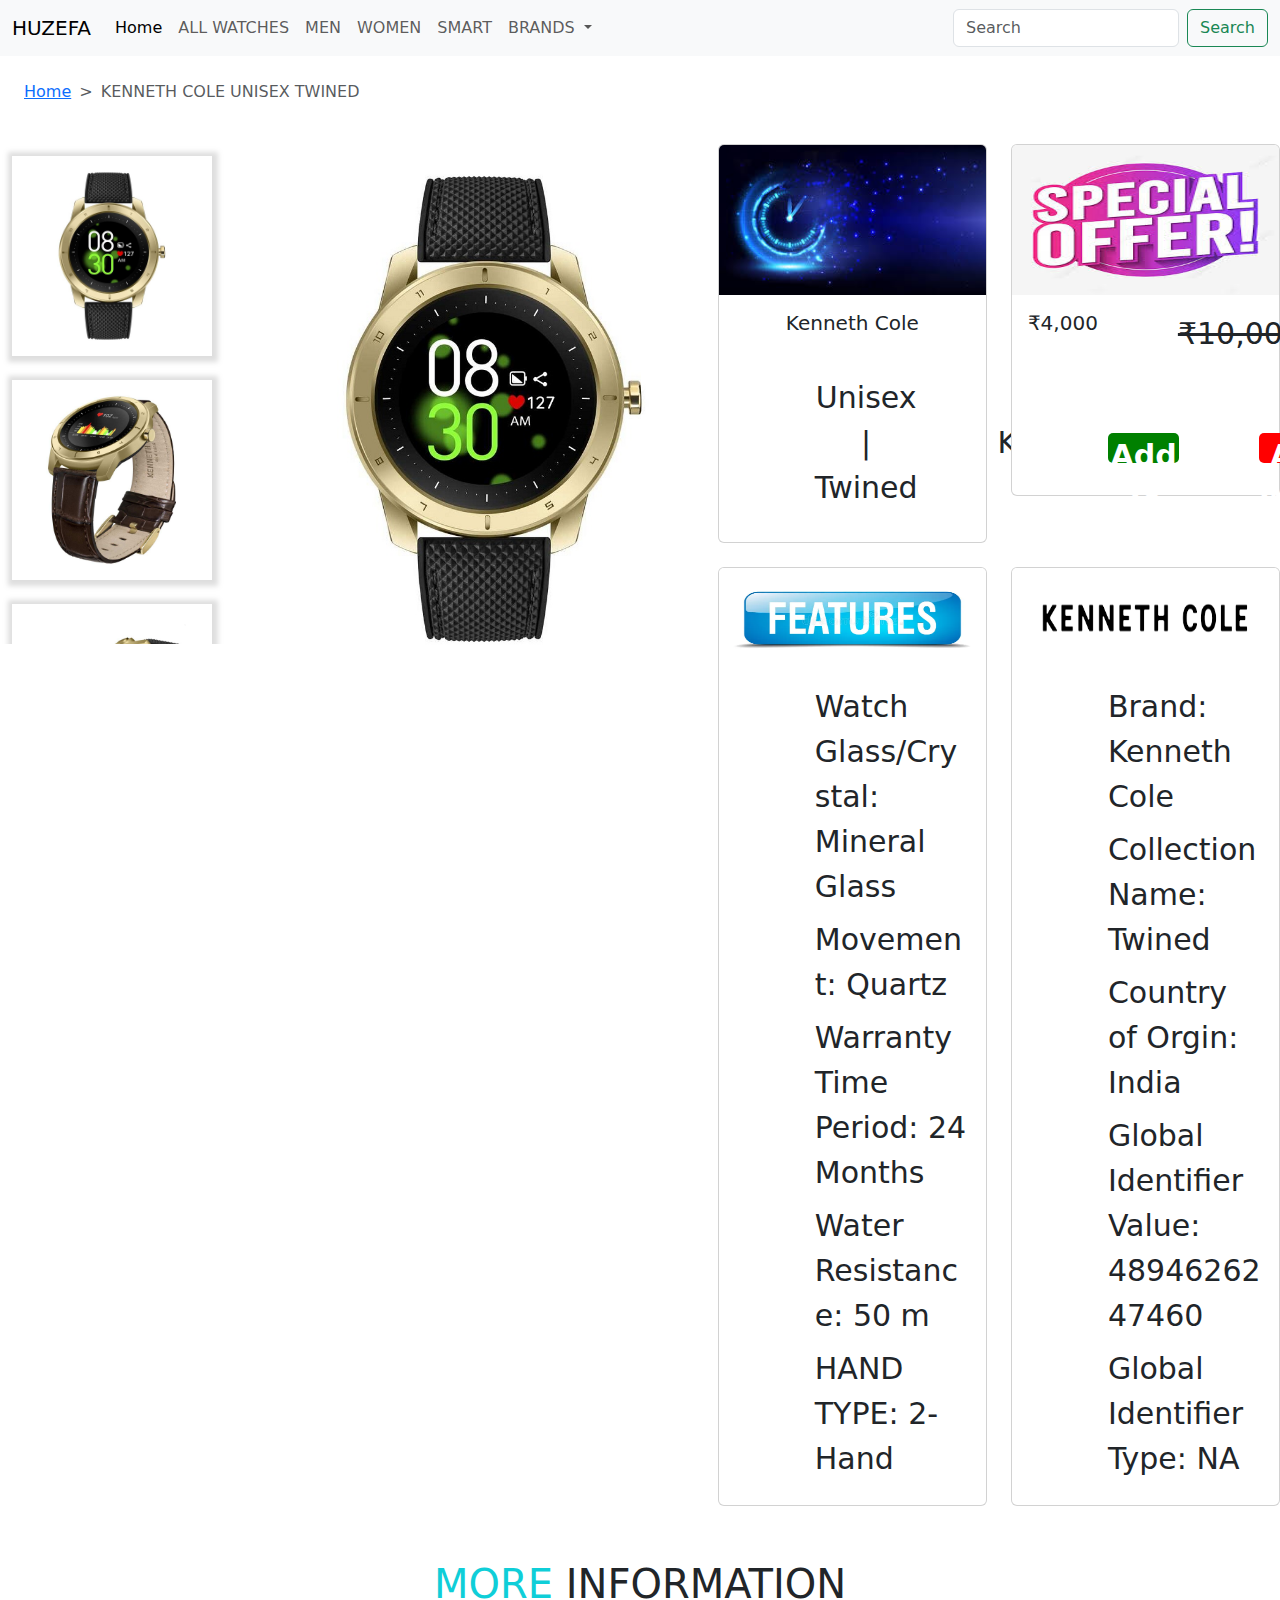
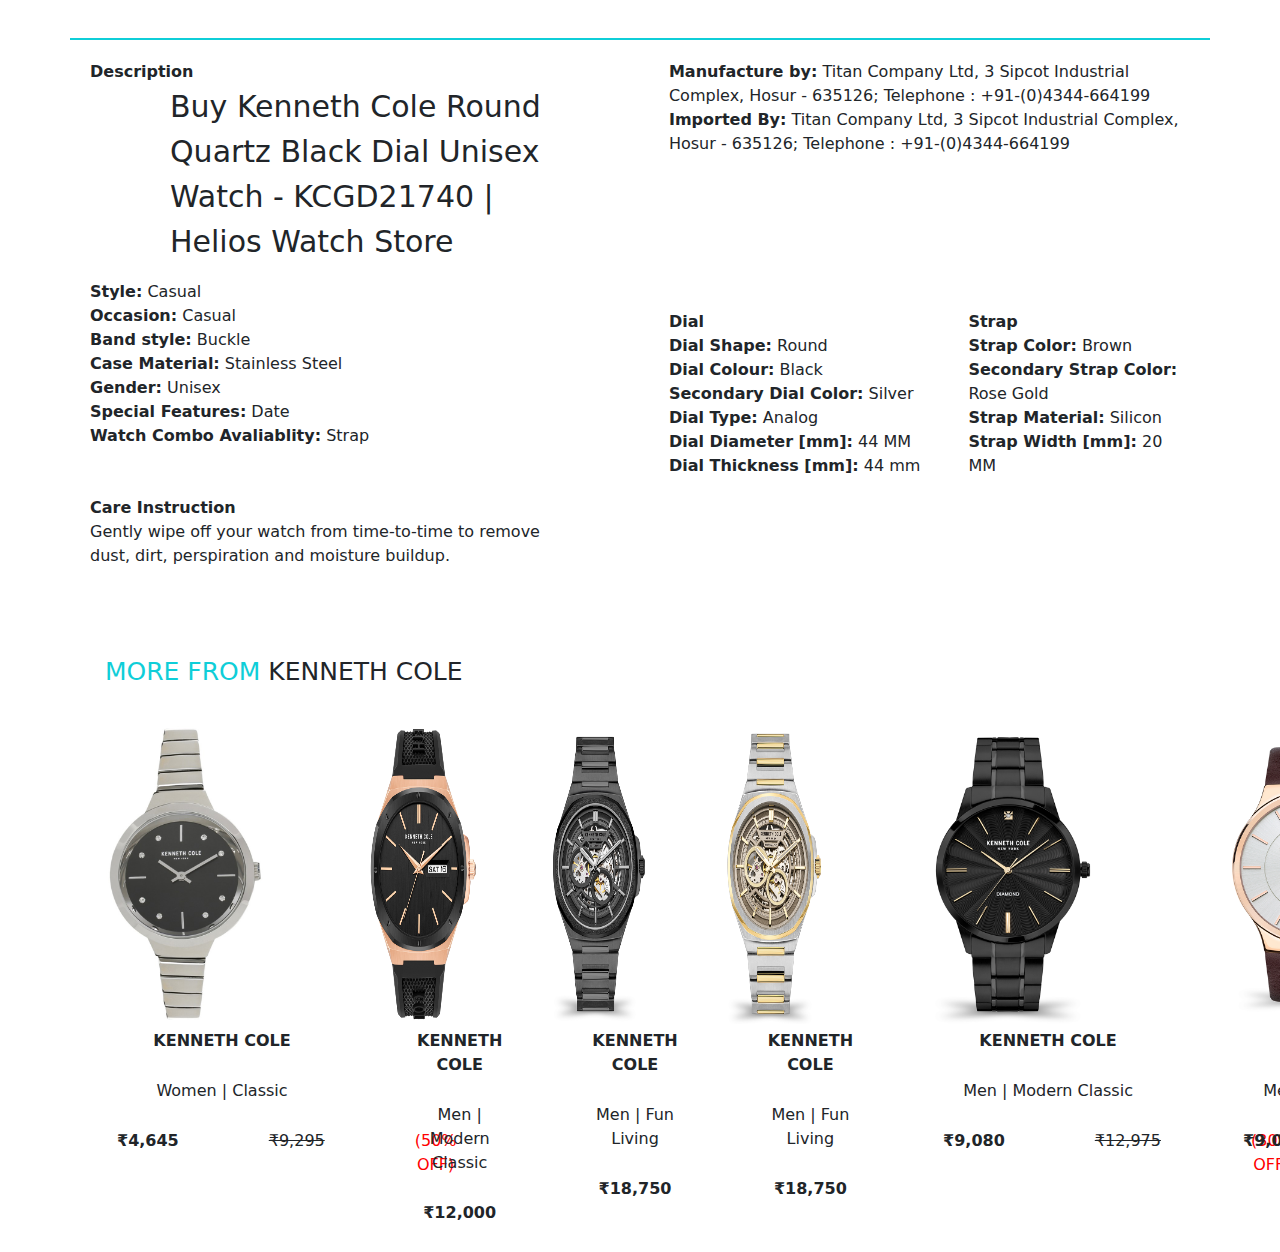
<file: kenneth.html>
<!DOCTYPE html>
<html lang="en">
<head>
    <meta charset="UTF-8">
    <meta name="viewport" content="width=device-width, initial-scale=1.0">
    <link rel="stylesheet" href="style.css">
    <link href="https://cdn.jsdelivr.net/npm/bootstrap@5.3.3/dist/css/bootstrap.min.css" rel="stylesheet" integrity="sha384-QWTKZyjpPEjISv5WaRU9OFeRpok6YctnYmDr5pNlyT2bRjXh0JMhjY6hW+ALEwIH" crossorigin="anonymous">
  
    <title>Document</title>
</head>
<body>
    <nav class="navbar navbar-expand-lg navbar-light bg-light ">
        <div class="container-fluid ">
          <a class="navbar-brand" href="#">HUZEFA</a>
          <button class="navbar-toggler" type="button" data-bs-toggle="collapse" data-bs-target="#navbarSupportedContent" aria-controls="navbarSupportedContent" aria-expanded="false" aria-label="Toggle navigation">
            <span class="navbar-toggler-icon"></span>
          </button>
          <div class="collapse navbar-collapse  " id="navbarSupportedContent">
            <ul class="navbar-nav me-auto mb-2 mb-lg-0">
              <li class="nav-item">
                <a class="nav-link active" aria-current="page" href="#">Home</a>
              </li>
              <li class="nav-item">
                <a class="nav-link" href="allwatches.html">ALL WATCHES</a>
              </li>
              <li class="nav-item">
                <a class="nav-link" href="#">MEN</a>
              </li>
              <li class="nav-item">
                <a class="nav-link" href="#">WOMEN</a>
              </li>
              <li class="nav-item">
                <a class="nav-link" href="#">SMART</a>
              </li>
              <li class="nav-item dropdown">
                <a class="nav-link dropdown-toggle" href="#" id="navbarDropdown" role="button" data-bs-toggle="dropdown" aria-expanded="false">
                  BRANDS
                </a>
                <ul class="dropdown-menu" aria-labelledby="navbarDropdown">
                  <li><a class="dropdown-item" href="#">ROLEX</a></li>
                  <li><a class="dropdown-item" href="#">TITAN</a></li>
                  
                </ul>
              </li>
              
            </ul>
            <form class="d-flex">
              <input class="form-control me-2" type="search" placeholder="Search" aria-label="Search">
              <button class="btn btn-outline-success" type="submit">Search</button>
            </form>
          </div>
        </div>
      </nav>
      
      <nav style="--bs-breadcrumb-divider: '>';" aria-label="breadcrumb">
        <ol id="kenneth1" class="breadcrumb fs-6 p-4 mx-0">
          <li class="breadcrumb-item "><a href="#">Home</a></li>
          <li class="breadcrumb-item active" aria-current="page">KENNETH COLE UNISEX TWINED</li> 
    
        </ol>
      </nav>

<div id="kenneth" class="d-flex">
      <div id="imgscroll" class="overflow-scroll ">
        <a href="#img1"><img src="kenneth.jpg" alt=""></a>
        <br>
       
        <a href="#img2"><img src="kenneth1.1.jpg" alt=""></a>
        <br>
        <a href="#img3"><img src="kenneth1.2.jpg" alt=""></a>
        <br>
        <a href="#img4"><img src="kenneth1.3.jpg" alt=""></a>
        <br>
        <a href="#img5"><img src="kenneth1.4.jpg" alt=""></a>
        <br>
        <a href="#img6"><img src="kenneth1.5.jpg" alt=""></a>
        <br>
        <a href="#img7"><img src="kenneth1.6.jpg" alt=""></a>
      </div>

      
      <div id="rgtdec" class="rgtside ">
      <img id="img1" src="kenneth.jpg"  alt="...">
      <br>
        
        <img id="img2" src="kenneth1.1.jpg" alt="">
        <br>
        <img id="img3" src="kenneth1.2.jpg" alt="">
        <br>
        <img id="img4" src="kenneth1.3.jpg" alt="">
        <br>
        <img id="img5" src="kenneth1.4.jpg" alt="">
        <br>
        <img id="img6" src="kenneth1.5.jpg" alt="">
        <br>
        <img id="img7" src="kenneth1.6.jpg" alt="">
      </div>

    

      <div id="kennethCards" class="row row-cols-1 row-cols-md-2 g-4 w-50">
        
        
        <div  class="col">
          
          <div id="kennethCards1" class="card ">
            
            <img src="download.jpeg" style="height: 150px;" class="card-img-top" alt="...">
            <div class="card-body text-center ">
              <h5 class="card-title">Kenneth Cole</h5>
             

            </div>

            <div class="card-body text-center justify-content-evenly d-flex fs-5">
              <p class="card-text">Unisex | Twined</p>
              <p class="card-text">SKU KCGD21740</p>
            </div>
          </div>
        </div>
        <div class="col">
          <div id="kennethCards1" class="card ">
            <img src="offer1.jpeg" style="height: 150px;" class="card-img-top" alt="...">
            <div class="card-body d-flex justify-content-evenly ">
              <h5 class="card-title">₹4,000</h5>
              <p class="card-text text-decoration-line-through">₹10,000.00</p>
              <p id="txtcol" class="card-text">(60% off)</p>
            </div>

            <div id="txtgap" class="card-body d-flex justify-content-evenly fs-5">
              <p id="txtcol1" class="card-text">Add To Cart</p>
              <p id="txtcol2" class="card-text ">Add To Wishlist</p>
            </div>
          </div>
        </div>
        <div class="col">
          <div id="kennethCards1" class="card">
            <img src="images.jpeg" style="height: 100px;" class="card-img-top" alt="...">
            <div class="card-body">
              <p class="card-title">Watch Glass/Crystal: Mineral Glass</p>
              <p class="card-title">Movement: Quartz</p>
              <p class="card-title">Warranty Time Period: 24 Months</p>

              <p class="card-title">Water Resistance: 50 m</p>
              <p class="card-title">HAND TYPE: 2-Hand</p>

            </div>
          </div>
        </div>
        <div class="col">
          <div id="kennethCards1" class="card">
            <img src="kennethlogo.jpg" style="height: 100px;" class="card-img-top" alt="...">
            <div class="card-body">
              <p class="card-title">Brand: Kenneth Cole</p>
              <p class="card-title">Collection Name: Twined</p>
              <p class="card-title">Country of Orgin: India</p>
              <p class="card-title">Global Identifier Value: 4894626247460</p>
              <p class="card-title">Global Identifier Type: NA</p>
            </div>
          </div>
        </div>

     

        
      </div>
    </div>
    
    <br><br>
    
    <div class="col text-center fs-1">
      <font id="fcol">MORE</font> INFORMATION
    </div>
    
    <br>


    <div id="MI" class="container d-flex ">
      <div class="row row-cols-7 ">
        <div class="col">
          <b>Description</b>
          <p>Buy Kenneth Cole Round Quartz Black Dial Unisex Watch - KCGD21740 | Helios Watch Store</p>
              <b>Style:</b> Casual <br>
              
              <b>Occasion:</b> Casual <br>
              
              <b>Band style:</b> Buckle <br>
              
              <b>Case Material:</b> Stainless Steel <br>
              
              <b>Gender:</b> Unisex <br>
              
              <b>Special Features:</b> Date <br>
              
              <b>Watch Combo Avaliablity:</b> Strap
            
              <br><br><br>

              <b>Care Instruction</b><br>
    
              Gently wipe off your watch from time-to-time to remove dust, dirt, perspiration and moisture buildup.</p>
            </div>
      </div>


      <div class="row row-cols-7 ">
        <div class="col">
          <b>Manufacture by:</b> Titan Company Ltd, 3 Sipcot Industrial Complex, Hosur - 635126; Telephone : +91-(0)4344-664199  <br>
          
          <b>Imported By:</b> Titan Company Ltd, 3 Sipcot Industrial Complex, Hosur - 635126; Telephone : +91-(0)4344-664199  <br>
         <br><br>
        </div>

        <div id="txtdial" class="d-flex gap-5">
          <div class="dial">
          <b> Dial</b><br>

          <b>Dial Shape:</b> Round<br>
          
          <b>Dial Colour:</b> Black<br>
          
          <b>Secondary Dial Color:</b> Silver<br>
          
          <b>Dial Type:</b> Analog<br>
          
          <b>Dial Diameter [mm]:</b> 44 MM<br>
          
          <b>Dial Thickness [mm]:</b> 44 mm 
        </div>
        <div class="col">
          <b>Strap</b> <br>
          <b>Strap Color:</b> Brown <br>

          <b>Secondary Strap Color:</b> Rose Gold <br>

          <b>Strap Material:</b> Silicon <br>

          <b>Strap Width [mm]:</b> 20 MM 
        </div>
      </div>
    </div>
  </div>

  <br> 


  <div id="BottomBox" class="bottombox">
    <p><font id="fcol">MORE FROM</font> KENNETH COLE</p>
    <div class="bottombox1">

      <div class="bottomboxcard">
        <img src="kennethclassic.jpg" alt="">
        <p><b>KENNETH COLE</b></p>
        <p>Women | Classic</p>

        <div  class="intern d-flex justify-content-evenly">
          <div class="intern1">
            <p><b>₹4,645</b></p>
          </div>
          <div class="intern1 text-decoration-line-through">
            <p>₹9,295</p>
          </div>
          <div id="txtcol" class="intern1">
            <p>(50% OFF)</p>
          </div>
        </div>
      </div>

      <div class="bottomboxcard">
        <img src="kennethMclassic.jpg" alt="">
        <p><b>KENNETH COLE</b></p>
        <p>Men | Modern Classic</p>

        <div  class="intern d-flex justify-content-evenly">
          <div class="intern1">
            <p><b>₹12,000</b></p>
          </div>
          
        </div>
      </div>

      <div class="bottomboxcard">
        <img src="kennethFunLoving.jpg" alt="">
        <p><b>KENNETH COLE</b></p>
        <p>Men | Fun Living</p>

        <div  class="intern d-flex justify-content-evenly">
          <div class="intern1">
            <p><b>₹18,750</b></p>
          </div>
          
        </div>
      </div>

      <div class="bottomboxcard">
        <img src="kennethFunLoving1.jpg" alt="">
        <p><b>KENNETH COLE</b></p>
        <p>Men | Fun Living</p>

        <div  class="intern d-flex justify-content-evenly">
          <div class="intern1">
            <p><b>₹18,750</b></p>
          </div>
          
        </div>
      </div>

      <div class="bottomboxcard">
        <img src="kennethM1classic.jpg" alt="">
        <p><b>KENNETH COLE</b></p>
        <p>Men | Modern Classic</p>

        <div  class="intern d-flex justify-content-evenly">
          <div class="intern1">
            <p><b>₹9,080</b></p>
          </div>
            <div class="intern1 text-decoration-line-through">
              <p>₹12,975</p>
            </div>
            <div id="txtcol" class="intern1">
              <p>(30% OFF)</p>
            </div>
          </div>
        </div>
        <div class="bottomboxcard">
          <img src="kennethM2classic.jpg" alt="">
          <p><b>KENNETH COLE</b></p>
          <p>Men | Modern Classic</p>
  
          <div  class="intern d-flex justify-content-evenly">
            <div class="intern1">
              <p><b>₹9,080</b></p>
            </div>
              <div class="intern1 text-decoration-line-through">
                <p>₹12,975</p>
              </div>
              <div id="txtcol" class="intern1">
                <p>(30% OFF)</p>
              </div>
            </div>
          </div>



         
            

        </div>

        
       
      </div>



     

      

    
    <script src="https://cdn.jsdelivr.net/npm/bootstrap@5.3.3/dist/js/bootstrap.bundle.min.js" integrity="sha384-YvpcrYf0tY3lHB60NNkmXc5s9fDVZLESaAA55NDzOxhy9GkcIdslK1eN7N6jIeHz" crossorigin="anonymous"></script>

</body>
</html>
</file>
<file: style.css>
*{
    margin: 0;
    padding: 0;
    box-sizing: border-box;
}

#card1 {
    transition: transform 0.1s ease, box-shadow 0.1s ease;
  }


  #card1:hover {
    transform: translateY(-10px);
    box-shadow: 0 4px 15px rgba(0, 0, 0, 0.2);
  }

  #card1 img:hover{
    transform: translateY(-2px);

  }

#button1:hover{
    background-color: rgb(166, 108, 31) !important;
    transform: translateY(-1px);

}

#col1{
    color: #0fced8;
}


#card2{
  background-color: rgb(56, 56, 102);
  color: white;

}

#caret1{
  color: #0fced8 ;}


  #contain2{
    display: flex;

  }



@media only screen and (max-width: 455px){
#contain2{
  flex-direction: column;
}

.col h5{
  text-align: center;
}

.cards3{
  flex-direction: column;
}

#kenneth1 li{
  font-size: 11px;
  font-weight: bold;
  text-decoration: none;
}

#kenneth1 li a{
  color: rgba(0, 0, 0, 0.673);
  text-decoration: none;
}

#imgscroll {
  width: 300px;
  height: 300px;
  
}

#rgtdec{
  width: 220px;
  height: 220px;
  display: flex;
  flex-direction: column;
  overflow: hidden;
  box-shadow: 2px 2px 4px 4px rgba(167, 127, 32, 0.082);
  margin-left: 35px;
}

#rgtdec img{
  width: 220px;
  height: 220px;
}





#kenneth{
  display: flex;
  flex-direction: column;
  width: 300px;
}




#kennethCards{
  display: flex;
  flex-direction: column;
  width: 280px;
  padding: 12px;

}

#kennethCards1{
  width: 280px;
  transition: transform 0.1s ease, box-shadow 0.1s ease;


}

#txtgap{
  gap: 5px;
}

#txtgap p{
  font-size: 16px;
}

#MI{
  border-top: 2px solid #0fced8 ;
  padding: 20px;
  display: flex;
  flex-direction: column;
}

#txtdial{
  display: flex;
  flex-direction: column;
}

#BottomBox{
  width: 299px;
  text-align: center;
  display: flex;
  flex-direction: column;



}

#BottomBox p{
  font-size: 13px;

}

.bottombox1{
  display: flex;
  flex-direction: column;
  width: 300px;
  height: 100%; 
  gap: 25px;
  border: 3px solid rgb(187, 222, 27);


}

#bottomboxcard{
  width: 280px;
  height: 400px;
  font-size: 16px;
  border: 3px solid black;


}
.bottomboxcard:hover{
  width: 280px;
  height: 440px;
  font-size: 16px;
  transform: translateY(-10px);
  box-shadow: 0px 0px 4px 4px #d8ac0f2a;


}

.bottomboxcard img{
  width: 100%;
  height: 300px;
  transition: transform 0.1s ease, box-shadow 0.1s ease;
  border: 3px solid black;

}

.rolexcontain{
  display: flex;
  flex-direction: column;
}
.rolexcontain1 h1{
  font-size: 16px;
  margin-left: -20px;


}

.rolexcontain2 p{
  width: 250px;
  font-size: 16px;
  margin-left: -20px;

}

.rolexcontain2 p1{
  width: 250px;
  font-size: 16px;
  margin-left: -20px;

}



.navbar1{
  display: flex;
  flex-direction: column;
}




}


.cards3{
  display: flex;
  background-color: rgb(56, 56, 102);
  color: white;

}

#bottomhead{
  text-align: center;
  font-weight: bold;
  font-size: xx-large;

}

#bottomhead1{
text-align: center;
}


#imgscroll {
  width: 250px;
  height: 500px;

}

#imgscroll img{
  width: 200px;
  height: 200px;
  box-shadow: 1px 1px 5px 5px rgba(128, 128, 128, 0.26)  ;
  padding: 12px;
  margin: 12px;


}

#kennethCards1:hover {
  transform: translateY(-10px);
  box-shadow: 0 4px 15px rgba(0, 0, 0, 0.2);
}

#kennethCards1 img:hover{
  transform: translateY(-2px);

}






.rgtside{
  width: 500px;
  height: 500px;
  padding: 5px;
  margin: 15px;
  display: flex;
  overflow: hidden;
}

.discol{
  color: red;
}


#ac1 p{
  width: 200px;
  border: 2px solid red;
  color: red;
  background-color: whitesmoke;
  font-size: 16px;
  text-align: center;



}


#txtcol{
  color: red;
}

#txtcol1{
background-color: green;
height: 30px;
width: 150px;
text-align: center;
color: white;
font-weight: bold;
border-radius: 5px;
}
#txtcol1:hover{
  border: 2px solid green;
  background-color: rgb(255, 255, 255);
  height: 30px;
  width: 150px;
  text-align: center;
  color: green;
  font-weight: bold;
  border-radius: 5px;
  }
  

#txtcol2{
  background-color: red;
  height: 30px;
  width: 150px;
  text-align: center;
  color: white;
  font-weight: bold;
  border-radius: 5px;

}

#txtcol2:hover{
  background-color: rgb(255, 254, 254);
  height: 30px;
  width: 150px;
  text-align: center;
  border: 2px solid red;
  color: red;
  font-weight: bold;
  border-radius: 5px;

}

#MI{
  gap: 95px;
  border-top: 2px solid #0fced8 ;
  padding: 20px;
}

#fcol{
  color: #0fced8;
}

.bottombox{
  width: 100%;
  height: 60vh;
  padding: 20px;

}

.bottombox p{
  font-size: 25px;
  padding: 5px;
  
}

.bottombox1{
  width: 100%;
  height: 60vh;
  display: flex;
  padding: 12px;

}

.bottomboxcard{
  width: 300px;
  height: 420px;
  font-size: 16px;

}

.bottomboxcard:hover{
  width: 300px;
  height: 440px;
  font-size: 16px;
  transform: translateY(-10px);
  box-shadow: 0px 0px 4px 4px #d8ac0f2a;


}


.bottomboxcard img{
  width: 100%;
  height: 300px;
  transition: transform 0.1s ease, box-shadow 0.1s ease;

}



.bottomboxcard p{
  font-size: 16px;
  text-align: center;
}

/* rolex */
#rolex{
top: 200px;
}

#rolex p{
  font-size: 25px;
}

#rolex h1{
  font-size: 70px;
  font-weight: bold;
}

.rolexcontain1{
  color: rgb(18, 119, 73, 1);
  width: 400px;

}

.rolexcontain2{
  color: rgb(18, 119, 73, 1);
  width: 500px;
  font-size: 20px;

}

.rolexcontain2 p{
  color: rgb(0, 0, 0);

}

.navbar1 {
  padding: 10px 20px;
  display: flex;
  justify-content: space-around;
  background-color: white;

}

/* Style the navigation links */
.navbar1 ul {
  list-style-type: none;
  display: flex;
  justify-content: center;

  align-items: center;
}

.navbar1 ul li {
  margin: 0 15px;

}

.navbar1 ul li a {
  color: white;
  text-decoration: none;
  font-size: 18px;
  transition: color 0.3s;
  color: rgb(0, 0, 0);
  font-weight: bold;

}

.navbar1 ul li a:hover {
  color: rgb(18, 119, 73, 1);
  border-bottom: 2px solid rgb(18, 119, 73, 1);
  border-radius: 50%;
}

.navbar1 button{
  width: 150px;
  border-radius: 10px;
  background-color: rgba(18, 119, 74, 0.742);
  color: white;
}

.navbar1 button:hover{
  width: 150px;
  border-radius: 10px;
  background-color: rgb(18, 119, 73, 1);
  color: white;
}

#datejust {
margin-left: 80px;
top: 350px;
}

#datejust h1,p {
  margin-left: 80px;
  top: 350px;
  font-size: 30px;}
  

  #datejust p1 {
    margin-left: 80px;
    top: 350px;
  
  }
</file>
